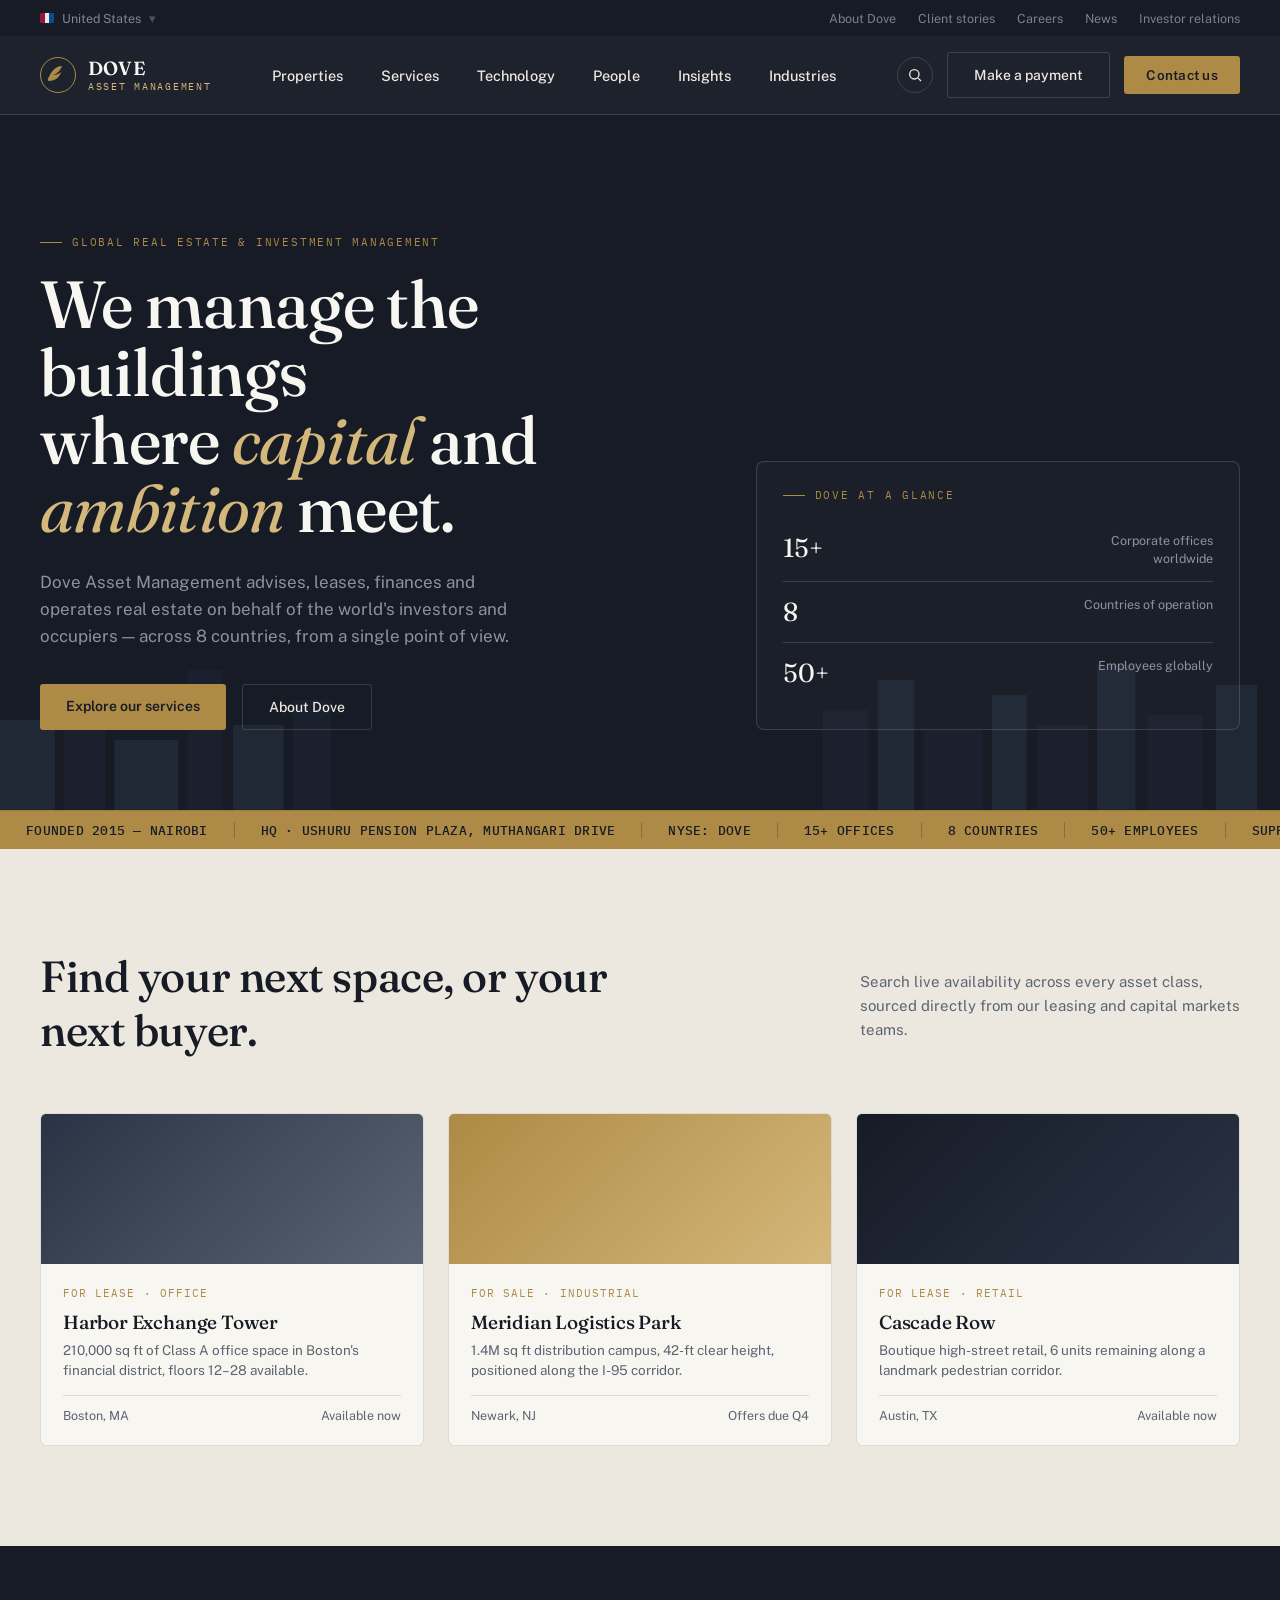
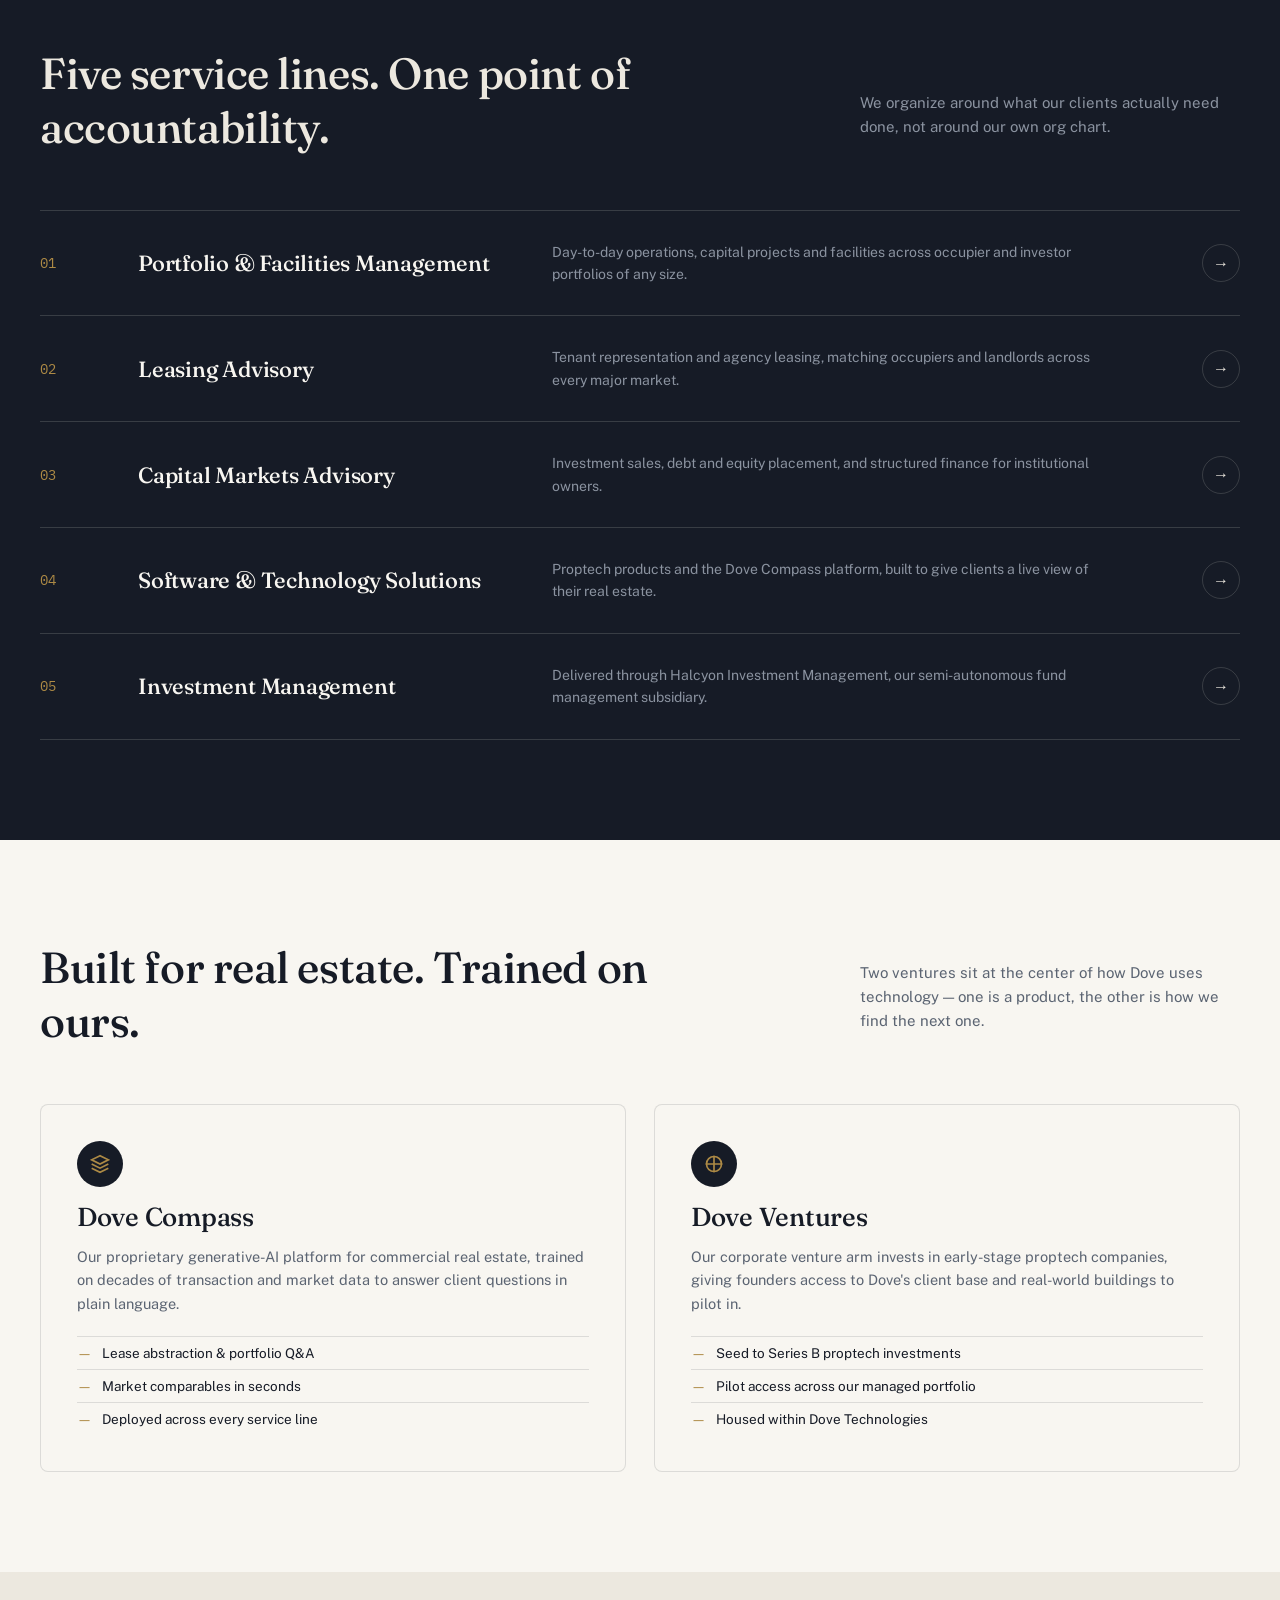
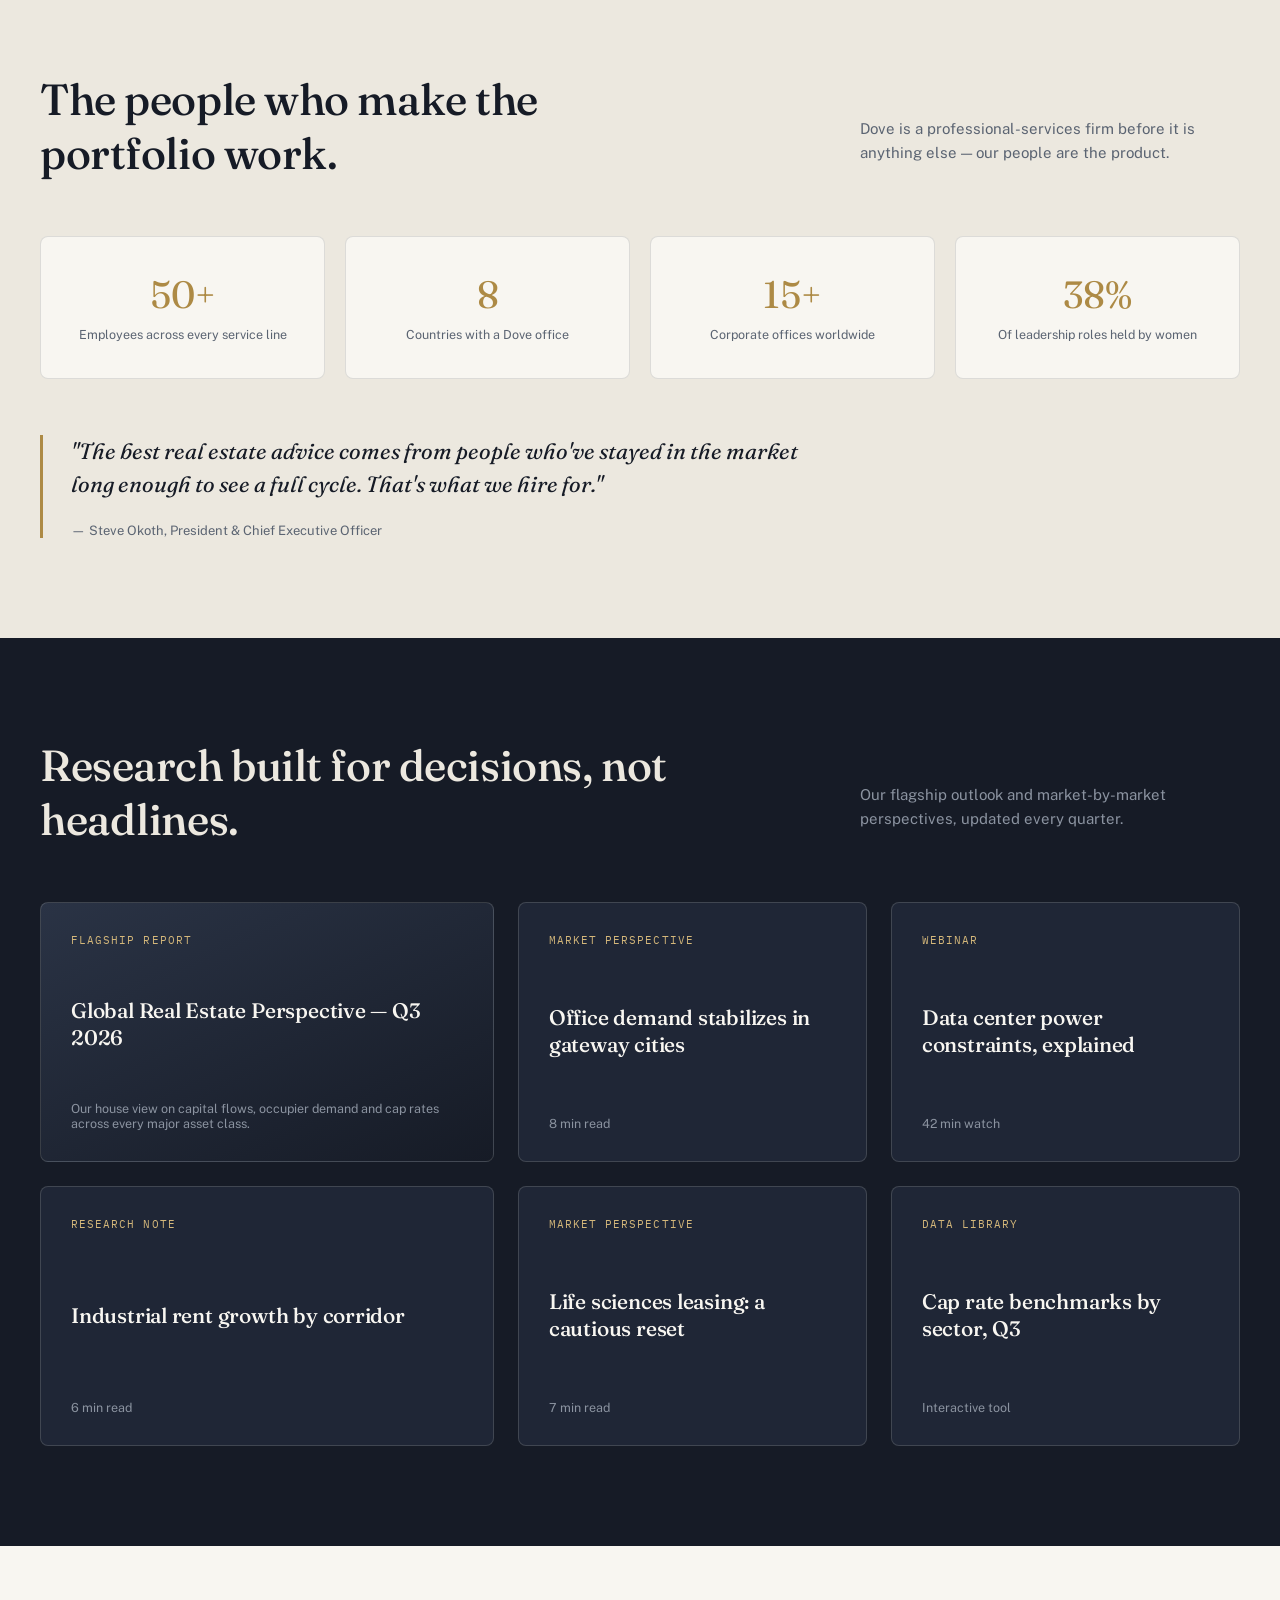
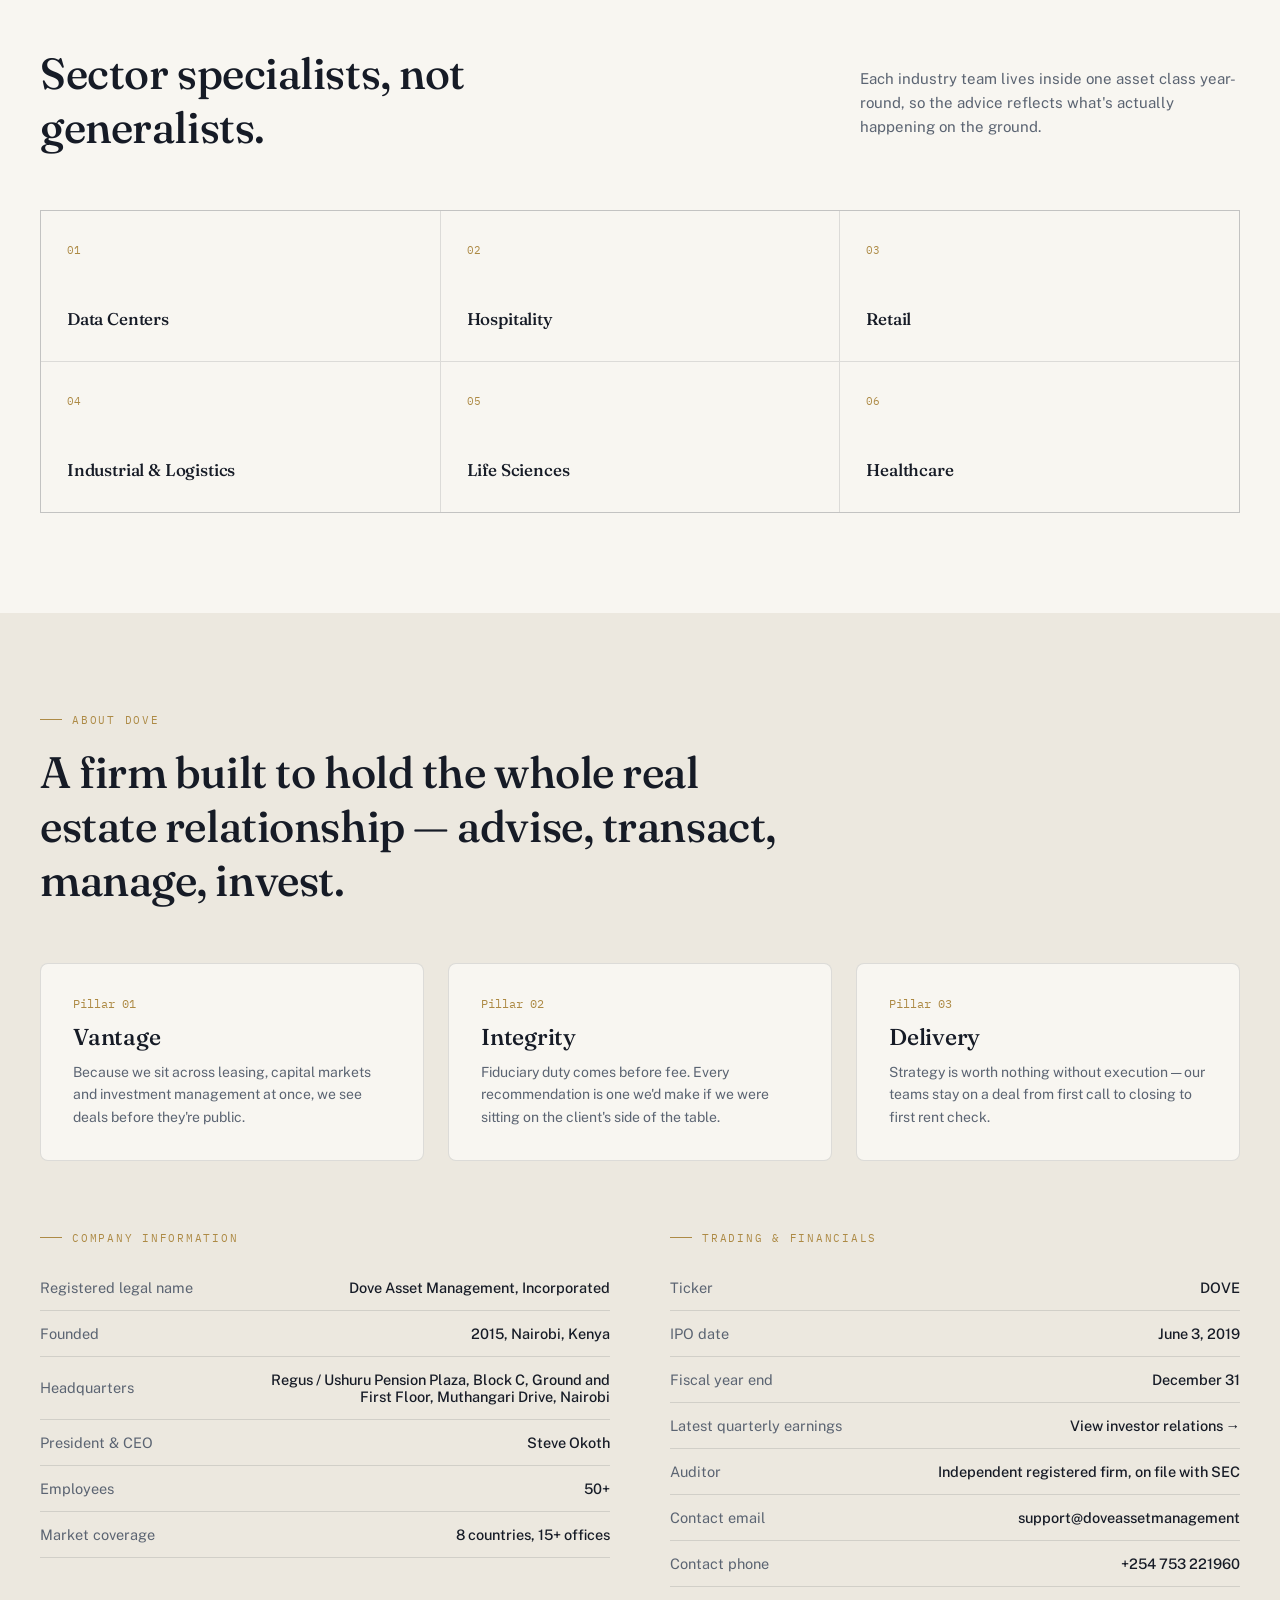
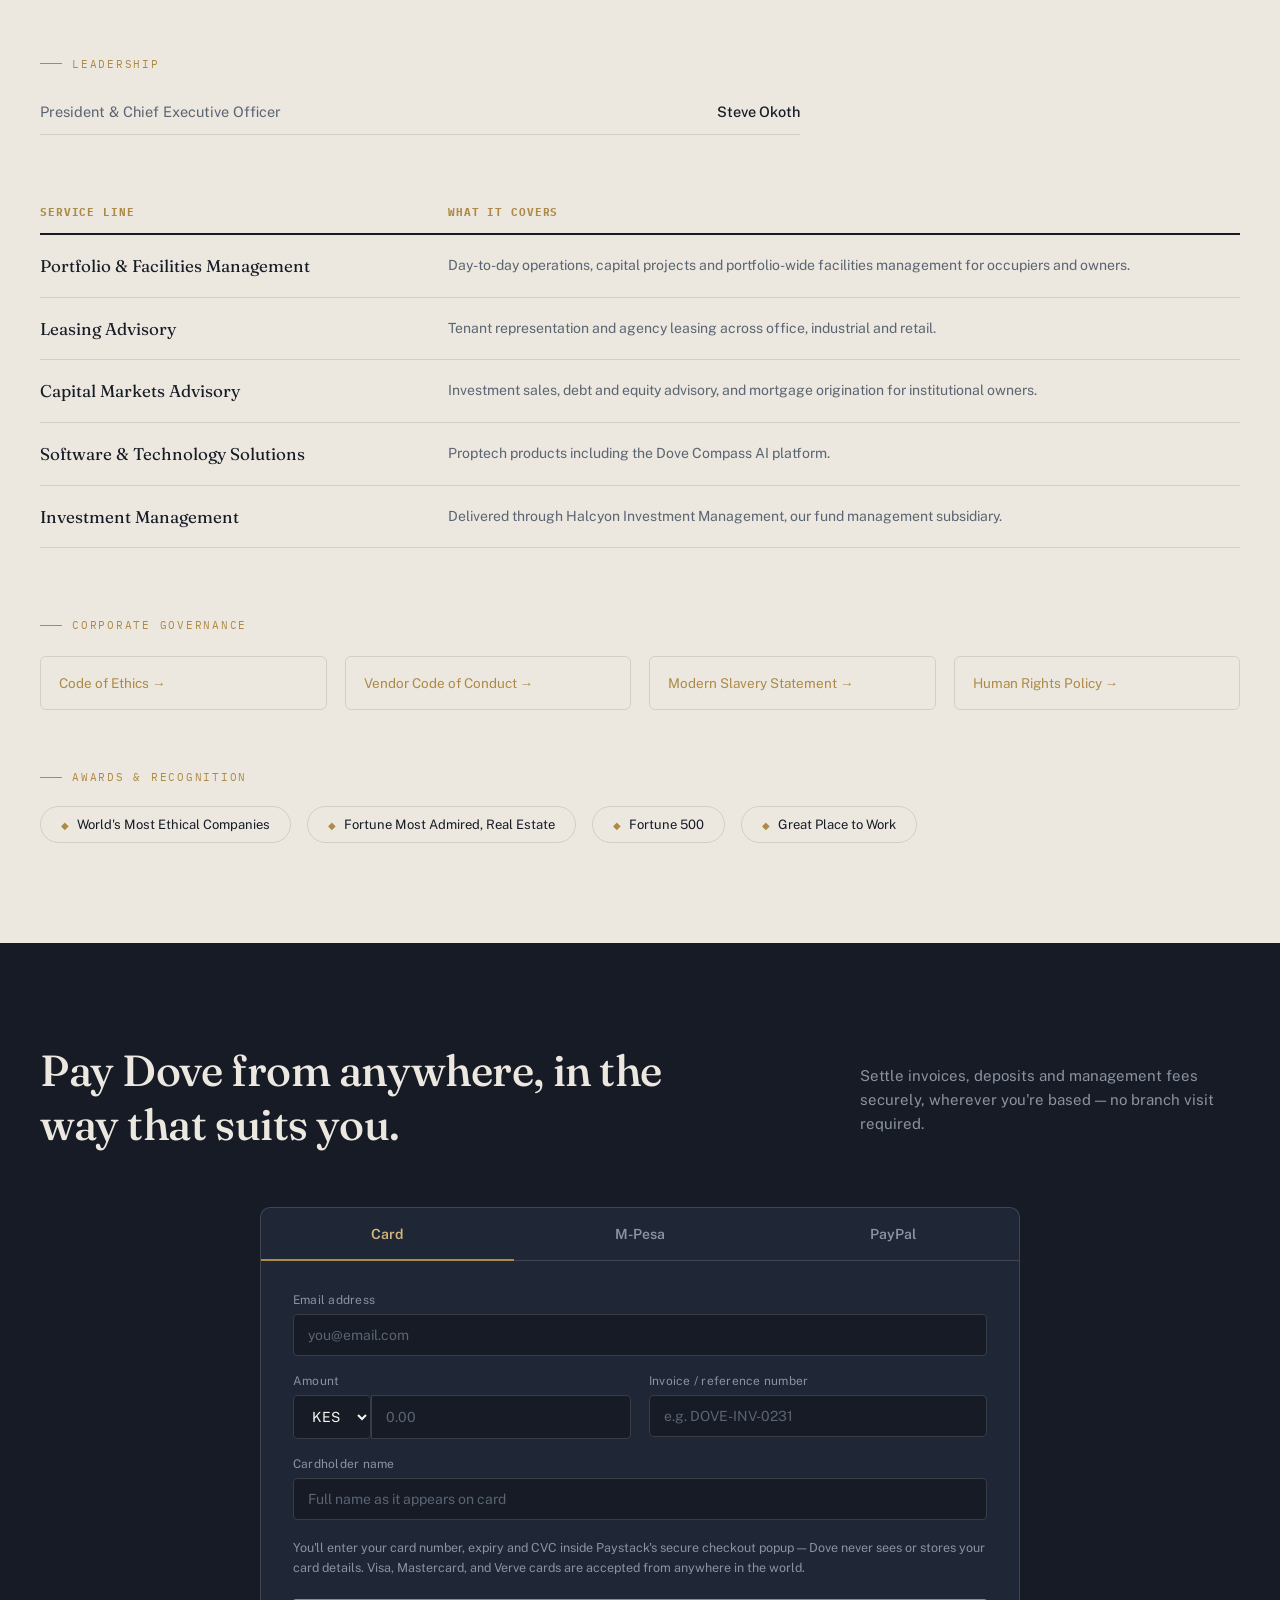
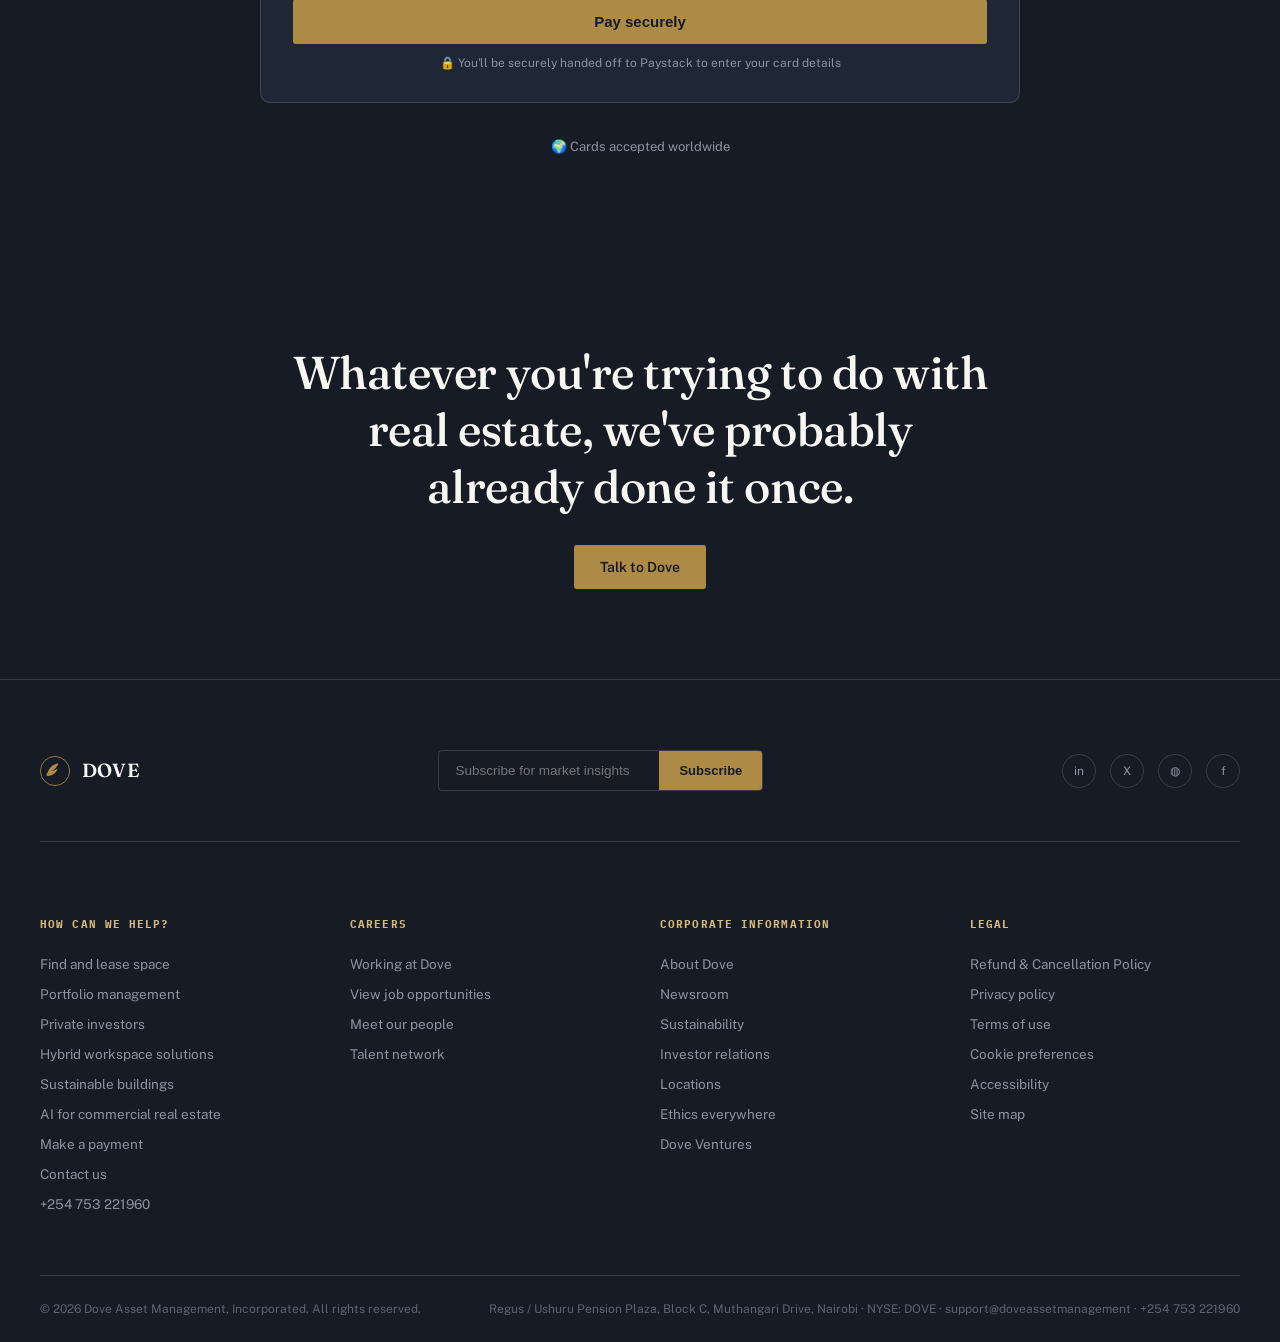
<file: index.html>
<!DOCTYPE html>
<html lang="en">
<head>
<meta charset="UTF-8">
<meta name="viewport" content="width=device-width, initial-scale=1.0">
<title>Dove Asset Management — Global Real Estate &amp; Investment Management</title>
<link rel="preconnect" href="https://fonts.googleapis.com">
<link href="https://fonts.googleapis.com/css2?family=Fraunces:ital,opsz,wght@0,9..144,300;0,9..144,400;0,9..144,500;0,9..144,600;0,9..144,700;1,9..144,400&family=Public+Sans:wght@300;400;500;600;700&family=IBM+Plex+Mono:wght@400;500&display=swap" rel="stylesheet">
<link rel="stylesheet" href="css/style.css">
</head>
<body>

<div class="topbar">
  <div class="wrap">
    <div class="region"><span class="flag"></span> United States <span style="opacity:.5">▾</span></div>
    <div class="topbar-links">
      <a href="#about">About Dove</a>
      <a href="#insights">Client stories</a>
      <a href="#people">Careers</a>
      <a href="#insights">News</a>
      <a href="#about">Investor relations</a>
    </div>
  </div>
</div>

<header class="site" id="siteHeader">
  <div class="wrap nav-row">
    <a href="#home" class="logo">
      <svg width="36" height="36" viewBox="0 0 36 36" fill="none">
        <circle cx="18" cy="18" r="17.5" stroke="#AD8A45"/>
        <path d="M9 20c3-8 9-11 13-11-1 4-5 8-9 9 3 0 6-1 8-3-1 5-6 9-12 9-1 0-2-2 0-4z" fill="#AD8A45"/>
      </svg>
      <span class="logo-text">
        <span class="name">DOVE</span>
        <span class="tag">Asset Management</span>
      </span>
    </a>

    <nav class="main-menu" id="mainNavMenu">
      <div class="item">
        <a href="#properties">Properties</a>
        <div class="mega">
          <div>
            <h5>Find Space</h5>
            <ul>
              <li><a href="#properties">Search listings for lease</a></li>
              <li><a href="#properties">Search listings for sale</a></li>
              <li><a href="#properties">Office space</a></li>
              <li><a href="#properties">Industrial &amp; logistics</a></li>
              <li><a href="#properties">Retail space</a></li>
            </ul>
          </div>
          <div class="promo">
            <div class="eyebrow">Dove Marketplace</div>
            <p>Browse live availability across our markets, updated directly from our leasing teams.</p>
          </div>
        </div>
      </div>

      <div class="item">
        <a href="#services">Services</a>
        <div class="mega">
          <div>
            <h5>Service Lines</h5>
            <ul>
              <li><a href="#services">Portfolio &amp; Facilities Management</a></li>
              <li><a href="#services">Leasing Advisory</a></li>
              <li><a href="#services">Capital Markets Advisory</a></li>
              <li><a href="#services">Software &amp; Technology Solutions</a></li>
              <li><a href="#services">Investment Management</a></li>
            </ul>
          </div>
          <div class="promo">
            <div class="eyebrow">Halcyon IM</div>
            <p>Our institutional investment arm manages real assets on behalf of pension funds, sovereign wealth and endowments.</p>
          </div>
        </div>
      </div>

      <div class="item">
        <a href="#technology">Technology</a>
        <div class="mega">
          <div>
            <h5>Proptech</h5>
            <ul>
              <li><a href="#technology">Dove Compass — AI platform</a></li>
              <li><a href="#technology">Dove Ventures</a></li>
              <li><a href="#technology">Building intelligence tools</a></li>
              <li><a href="#technology">Portfolio analytics</a></li>
            </ul>
          </div>
          <div class="promo">
            <div class="eyebrow">Dove Compass</div>
            <p>A generative-AI platform trained on our transaction history, built to answer real estate questions in seconds.</p>
          </div>
        </div>
      </div>

      <div class="item">
        <a href="#people">People</a>
        <div class="mega">
          <div>
            <h5>Our People</h5>
            <ul>
              <li><a href="#people">Life at Dove</a></li>
              <li><a href="#people">Career stories</a></li>
              <li><a href="#people">Talent network</a></li>
              <li><a href="#people">Leadership</a></li>
            </ul>
          </div>
          <div class="promo">
            <div class="eyebrow">Talent Network</div>
            <p>Join a network of 50+ professionals working across 8 countries.</p>
          </div>
        </div>
      </div>

      <div class="item">
        <a href="#insights">Insights</a>
        <div class="mega">
          <div>
            <h5>Research</h5>
            <ul>
              <li><a href="#insights">Global Real Estate Perspective</a></li>
              <li><a href="#insights">Market perspectives</a></li>
              <li><a href="#insights">Webinars</a></li>
              <li><a href="#insights">Data library</a></li>
            </ul>
          </div>
          <div class="promo">
            <div class="eyebrow">Flagship Report</div>
            <p>Our quarterly outlook on capital flows, occupier demand and pricing across every major asset class.</p>
          </div>
        </div>
      </div>

      <div class="item">
        <a href="#industries">Industries</a>
        <div class="mega">
          <div>
            <h5>Sector Expertise</h5>
            <ul>
              <li><a href="#industries">Data centers</a></li>
              <li><a href="#industries">Hospitality</a></li>
              <li><a href="#industries">Retail</a></li>
              <li><a href="#industries">Industrial</a></li>
              <li><a href="#industries">Life sciences</a></li>
            </ul>
          </div>
          <div class="promo">
            <div class="eyebrow">Sector Desk</div>
            <p>Specialists who live inside one industry, not generalists spread across every asset type.</p>
          </div>
        </div>
      </div>

      <div class="mobile-menu-actions">
        <a href="mailto:support@doveassetmanagement" class="btn-ghost">Contact us</a>
        <a href="tel:+254753221960" class="mobile-phone">+254 753 221960</a>
      </div>
    </nav>

    <div class="nav-actions">
      <button class="icon-btn" aria-label="Search">
        <svg width="16" height="16" viewBox="0 0 24 24" fill="none" stroke="currentColor" stroke-width="2"><circle cx="11" cy="11" r="7"/><line x1="21" y1="21" x2="16.65" y2="16.65"/></svg>
      </button>
      <a href="#payments" class="btn-ghost nav-pay-link">Make a payment</a>
      <a href="mailto:support@doveassetmanagement" class="btn-contact">Contact us</a>
      <button class="burger" aria-label="Menu" aria-expanded="false" aria-controls="mainNavMenu">
        <svg width="24" height="24" viewBox="0 0 24 24" fill="none" stroke="currentColor" stroke-width="2"><line x1="3" y1="6" x2="21" y2="6"/><line x1="3" y1="12" x2="21" y2="12"/><line x1="3" y1="18" x2="21" y2="18"/></svg>
      </button>
    </div>
  </div>
</header>

<!-- ============ HERO ============ -->
<section class="hero" id="home">
  <div class="wrap">
    <div class="hero-grid">
      <div>
        <div class="eyebrow" style="margin-bottom:22px;">Global Real Estate &amp; Investment Management</div>
        <h1>We manage the buildings<br>where <em>capital</em> and<br><em>ambition</em> meet.</h1>
        <p class="lede">Dove Asset Management advises, leases, finances and operates real estate on behalf of the world's investors and occupiers — across 8 countries, from a single point of view.</p>
        <div class="hero-ctas">
          <a href="#services" class="btn-primary">Explore our services</a>
          <a href="#about" class="btn-ghost">About Dove</a>
        </div>
      </div>
      <div class="hero-panel">
        <div class="eyebrow">Dove at a glance</div>
        <div class="hero-stat-row"><span class="num mono">15+</span><span class="lbl">Corporate offices worldwide</span></div>
        <div class="hero-stat-row"><span class="num mono">8</span><span class="lbl">Countries of operation</span></div>
        <div class="hero-stat-row"><span class="num mono">50+</span><span class="lbl">Employees globally</span></div>
      </div>
    </div>
  </div>
  <svg class="skyline" viewBox="0 0 1400 180" preserveAspectRatio="none">
    <rect x="0" y="90" width="60" height="90" fill="#2A3345"/>
    <rect x="70" y="60" width="45" height="120" fill="#1F2636"/>
    <rect x="125" y="110" width="70" height="70" fill="#2A3345"/>
    <rect x="205" y="40" width="38" height="140" fill="#1F2636"/>
    <rect x="255" y="95" width="55" height="85" fill="#2A3345"/>
    <rect x="320" y="70" width="42" height="110" fill="#1F2636"/>
    <rect x="900" y="80" width="50" height="100" fill="#1F2636"/>
    <rect x="960" y="50" width="40" height="130" fill="#2A3345"/>
    <rect x="1010" y="100" width="65" height="80" fill="#1F2636"/>
    <rect x="1085" y="65" width="38" height="115" fill="#2A3345"/>
    <rect x="1135" y="95" width="55" height="85" fill="#1F2636"/>
    <rect x="1200" y="35" width="42" height="145" fill="#2A3345"/>
    <rect x="1255" y="85" width="60" height="95" fill="#1F2636"/>
    <rect x="1330" y="55" width="45" height="125" fill="#2A3345"/>
  </svg>
</section>

<div class="ticker-wrap">
  <div class="ticker">
    <span>FOUNDED 2015 — NAIROBI</span>
    <span>HQ · USHURU PENSION PLAZA, MUTHANGARI DRIVE</span>
    <span>NYSE: DOVE</span>
    <span>15+ OFFICES</span>
    <span>8 COUNTRIES</span>
    <span>50+ EMPLOYEES</span>
    <span>SUPPORT@DOVEASSETMANAGEMENT</span>
    <span>+254 753 221960</span>
    <span>FOUNDED 2015 — NAIROBI</span>
    <span>HQ · USHURU PENSION PLAZA, MUTHANGARI DRIVE</span>
    <span>NYSE: DOVE</span>
    <span>15+ OFFICES</span>
    <span>8 COUNTRIES</span>
    <span>50+ EMPLOYEES</span>
    <span>SUPPORT@DOVEASSETMANAGEMENT</span>
    <span>+254 753 221960</span>
  </div>
</div>

<!-- ============ PROPERTIES ============ -->
<section class="stone" id="properties">
  <div class="wrap">
    <div class="section-head reveal">
      <h2>Find your next space, or your next buyer.</h2>
      <p>Search live availability across every asset class, sourced directly from our leasing and capital markets teams.</p>
    </div>
    <div class="prop-grid">
      <div class="prop-card reveal">
        <div class="prop-thumb"></div>
        <div class="prop-body">
          <div class="prop-tag">For lease · Office</div>
          <h4>Harbor Exchange Tower</h4>
          <p>210,000 sq ft of Class A office space in Boston's financial district, floors 12–28 available.</p>
          <div class="prop-meta"><span>Boston, MA</span><span>Available now</span></div>
        </div>
      </div>
      <div class="prop-card reveal">
        <div class="prop-thumb"></div>
        <div class="prop-body">
          <div class="prop-tag">For sale · Industrial</div>
          <h4>Meridian Logistics Park</h4>
          <p>1.4M sq ft distribution campus, 42-ft clear height, positioned along the I-95 corridor.</p>
          <div class="prop-meta"><span>Newark, NJ</span><span>Offers due Q4</span></div>
        </div>
      </div>
      <div class="prop-card reveal">
        <div class="prop-thumb"></div>
        <div class="prop-body">
          <div class="prop-tag">For lease · Retail</div>
          <h4>Cascade Row</h4>
          <p>Boutique high-street retail, 6 units remaining along a landmark pedestrian corridor.</p>
          <div class="prop-meta"><span>Austin, TX</span><span>Available now</span></div>
        </div>
      </div>
    </div>
  </div>
</section>

<!-- ============ SERVICES ============ -->
<section class="dark" id="services">
  <div class="wrap">
    <div class="section-head reveal">
      <h2>Five service lines. One point of accountability.</h2>
      <p style="color:var(--slate-light);">We organize around what our clients actually need done, not around our own org chart.</p>
    </div>
    <div class="service-list">
      <div class="service-row reveal">
        <span class="idx">01</span>
        <h3>Portfolio &amp; Facilities Management</h3>
        <p>Day-to-day operations, capital projects and facilities across occupier and investor portfolios of any size.</p>
        <span class="arrow">→</span>
      </div>
      <div class="service-row reveal">
        <span class="idx">02</span>
        <h3>Leasing Advisory</h3>
        <p>Tenant representation and agency leasing, matching occupiers and landlords across every major market.</p>
        <span class="arrow">→</span>
      </div>
      <div class="service-row reveal">
        <span class="idx">03</span>
        <h3>Capital Markets Advisory</h3>
        <p>Investment sales, debt and equity placement, and structured finance for institutional owners.</p>
        <span class="arrow">→</span>
      </div>
      <div class="service-row reveal">
        <span class="idx">04</span>
        <h3>Software &amp; Technology Solutions</h3>
        <p>Proptech products and the Dove Compass platform, built to give clients a live view of their real estate.</p>
        <span class="arrow">→</span>
      </div>
      <div class="service-row reveal">
        <span class="idx">05</span>
        <h3>Investment Management</h3>
        <p>Delivered through Halcyon Investment Management, our semi-autonomous fund management subsidiary.</p>
        <span class="arrow">→</span>
      </div>
    </div>
  </div>
</section>

<!-- ============ TECHNOLOGY ============ -->
<section id="technology">
  <div class="wrap">
    <div class="section-head reveal">
      <h2>Built for real estate. Trained on ours.</h2>
      <p>Two ventures sit at the center of how Dove uses technology — one is a product, the other is how we find the next one.</p>
    </div>
    <div class="tech-grid">
      <div class="tech-card reveal">
        <div class="tech-mark"><svg width="20" height="20" viewBox="0 0 24 24" fill="none" stroke="#AD8A45" stroke-width="2"><path d="M12 2L2 7l10 5 10-5-10-5z"/><path d="M2 17l10 5 10-5"/><path d="M2 12l10 5 10-5"/></svg></div>
        <h3>Dove Compass</h3>
        <p>Our proprietary generative-AI platform for commercial real estate, trained on decades of transaction and market data to answer client questions in plain language.</p>
        <ul class="tech-list">
          <li>Lease abstraction &amp; portfolio Q&amp;A</li>
          <li>Market comparables in seconds</li>
          <li>Deployed across every service line</li>
        </ul>
      </div>
      <div class="tech-card reveal">
        <div class="tech-mark"><svg width="20" height="20" viewBox="0 0 24 24" fill="none" stroke="#AD8A45" stroke-width="2"><path d="M12 2v20M2 12h20"/><circle cx="12" cy="12" r="9"/></svg></div>
        <h3>Dove Ventures</h3>
        <p>Our corporate venture arm invests in early-stage proptech companies, giving founders access to Dove's client base and real-world buildings to pilot in.</p>
        <ul class="tech-list">
          <li>Seed to Series B proptech investments</li>
          <li>Pilot access across our managed portfolio</li>
          <li>Housed within Dove Technologies</li>
        </ul>
      </div>
    </div>
  </div>
</section>

<!-- ============ PEOPLE ============ -->
<section class="stone" id="people">
  <div class="wrap">
    <div class="section-head reveal">
      <h2>The people who make the portfolio work.</h2>
      <p>Dove is a professional-services firm before it is anything else — our people are the product.</p>
    </div>
    <div class="people-grid">
      <div class="people-stat reveal"><div class="n mono">50+</div><div class="l">Employees across every service line</div></div>
      <div class="people-stat reveal"><div class="n mono">8</div><div class="l">Countries with a Dove office</div></div>
      <div class="people-stat reveal"><div class="n mono">15+</div><div class="l">Corporate offices worldwide</div></div>
      <div class="people-stat reveal"><div class="n mono">38%</div><div class="l">Of leadership roles held by women</div></div>
    </div>
    <div class="people-quote reveal">
      <p>"The best real estate advice comes from people who've stayed in the market long enough to see a full cycle. That's what we hire for."</p>
      <span>— Steve Okoth, President &amp; Chief Executive Officer</span>
    </div>
  </div>
</section>

<!-- ============ INSIGHTS ============ -->
<section class="dark" id="insights">
  <div class="wrap">
    <div class="section-head reveal">
      <h2>Research built for decisions, not headlines.</h2>
      <p style="color:var(--slate-light);">Our flagship outlook and market-by-market perspectives, updated every quarter.</p>
    </div>
    <div class="insight-grid">
      <div class="insight-card feature reveal">
        <div class="type">Flagship Report</div>
        <h4>Global Real Estate Perspective — Q3 2026</h4>
        <div class="rd">Our house view on capital flows, occupier demand and cap rates across every major asset class.</div>
      </div>
      <div class="insight-card reveal">
        <div class="type">Market Perspective</div>
        <h4>Office demand stabilizes in gateway cities</h4>
        <div class="rd">8 min read</div>
      </div>
      <div class="insight-card reveal">
        <div class="type">Webinar</div>
        <h4>Data center power constraints, explained</h4>
        <div class="rd">42 min watch</div>
      </div>
      <div class="insight-card reveal">
        <div class="type">Research Note</div>
        <h4>Industrial rent growth by corridor</h4>
        <div class="rd">6 min read</div>
      </div>
      <div class="insight-card reveal">
        <div class="type">Market Perspective</div>
        <h4>Life sciences leasing: a cautious reset</h4>
        <div class="rd">7 min read</div>
      </div>
      <div class="insight-card reveal">
        <div class="type">Data Library</div>
        <h4>Cap rate benchmarks by sector, Q3</h4>
        <div class="rd">Interactive tool</div>
      </div>
    </div>
  </div>
</section>

<!-- ============ INDUSTRIES ============ -->
<section id="industries">
  <div class="wrap">
    <div class="section-head reveal">
      <h2>Sector specialists, not generalists.</h2>
      <p>Each industry team lives inside one asset class year-round, so the advice reflects what's actually happening on the ground.</p>
    </div>
    <div class="ind-grid">
      <div class="ind-card reveal"><span class="n">01</span><h4>Data Centers</h4></div>
      <div class="ind-card reveal"><span class="n">02</span><h4>Hospitality</h4></div>
      <div class="ind-card reveal"><span class="n">03</span><h4>Retail</h4></div>
      <div class="ind-card reveal"><span class="n">04</span><h4>Industrial &amp; Logistics</h4></div>
      <div class="ind-card reveal"><span class="n">05</span><h4>Life Sciences</h4></div>
      <div class="ind-card reveal"><span class="n">06</span><h4>Healthcare</h4></div>
    </div>
  </div>
</section>

<!-- ============ ABOUT ============ -->
<section class="stone" id="about">
  <div class="wrap">
    <div class="eyebrow reveal" style="margin-bottom:18px;">About Dove</div>
    <h2 class="reveal" style="font-size:clamp(28px,3.6vw,44px);max-width:760px;margin-bottom:56px;">A firm built to hold the whole real estate relationship — advise, transact, manage, invest.</h2>

    <div class="pillars">
      <div class="pillar reveal">
        <div class="pn mono">Pillar 01</div>
        <h3>Vantage</h3>
        <p>Because we sit across leasing, capital markets and investment management at once, we see deals before they're public.</p>
      </div>
      <div class="pillar reveal">
        <div class="pn mono">Pillar 02</div>
        <h3>Integrity</h3>
        <p>Fiduciary duty comes before fee. Every recommendation is one we'd make if we were sitting on the client's side of the table.</p>
      </div>
      <div class="pillar reveal">
        <div class="pn mono">Pillar 03</div>
        <h3>Delivery</h3>
        <p>Strategy is worth nothing without execution — our teams stay on a deal from first call to closing to first rent check.</p>
      </div>
    </div>

    <div class="about-cols">
      <div class="reveal">
        <div class="eyebrow" style="margin-bottom:20px;">Company Information</div>
        <table class="info-table">
          <tr><td>Registered legal name</td><td>Dove Asset Management, Incorporated</td></tr>
          <tr><td>Founded</td><td>2015, Nairobi, Kenya</td></tr>
          <tr><td>Headquarters</td><td>Regus / Ushuru Pension Plaza, Block C, Ground and First Floor, Muthangari Drive, Nairobi</td></tr>
          <tr><td>President &amp; CEO</td><td>Steve Okoth</td></tr>
          <tr><td>Employees</td><td>50+</td></tr>
          <tr><td>Market coverage</td><td>8 countries, 15+ offices</td></tr>
        </table>
      </div>
      <div class="reveal">
        <div class="eyebrow" style="margin-bottom:20px;">Trading &amp; Financials</div>
        <table class="info-table">
          <tr><td>Ticker</td><td>DOVE</td></tr>
          <tr><td>IPO date</td><td>June 3, 2019</td></tr>
          <tr><td>Fiscal year end</td><td>December 31</td></tr>
          <tr><td>Latest quarterly earnings</td><td>View investor relations →</td></tr>
          <tr><td>Auditor</td><td>Independent registered firm, on file with SEC</td></tr>
          <tr><td>Contact email</td><td>support@doveassetmanagement</td></tr>
          <tr><td>Contact phone</td><td>+254 753 221960</td></tr>
        </table>
      </div>
    </div>

    <div class="reveal" style="margin-top:70px;">
      <div class="eyebrow" style="margin-bottom:18px;">Leadership</div>
      <table class="info-table" style="max-width:760px;">
        <tr><td>President &amp; Chief Executive Officer</td><td>Steve Okoth</td></tr>
      </table>
    </div>

    <table class="svc-table reveal">
      <tr><th>Service Line</th><th>What it covers</th></tr>
      <tr><td>Portfolio &amp; Facilities Management</td><td>Day-to-day operations, capital projects and portfolio-wide facilities management for occupiers and owners.</td></tr>
      <tr><td>Leasing Advisory</td><td>Tenant representation and agency leasing across office, industrial and retail.</td></tr>
      <tr><td>Capital Markets Advisory</td><td>Investment sales, debt and equity advisory, and mortgage origination for institutional owners.</td></tr>
      <tr><td>Software &amp; Technology Solutions</td><td>Proptech products including the Dove Compass AI platform.</td></tr>
      <tr><td>Investment Management</td><td>Delivered through Halcyon Investment Management, our fund management subsidiary.</td></tr>
    </table>

    <div class="reveal" style="margin-top:70px;">
      <div class="eyebrow" style="margin-bottom:18px;">Corporate Governance</div>
      <div class="gov-grid">
        <div class="gov-item"><a href="#">Code of Ethics →</a></div>
        <div class="gov-item"><a href="#">Vendor Code of Conduct →</a></div>
        <div class="gov-item"><a href="#">Modern Slavery Statement →</a></div>
        <div class="gov-item"><a href="#">Human Rights Policy →</a></div>
      </div>
    </div>

    <div class="reveal" style="margin-top:60px;">
      <div class="eyebrow" style="margin-bottom:18px;">Awards &amp; Recognition</div>
      <div class="awards-row">
        <div class="award-chip">World's Most Ethical Companies</div>
        <div class="award-chip">Fortune Most Admired, Real Estate</div>
        <div class="award-chip">Fortune 500</div>
        <div class="award-chip">Great Place to Work</div>
      </div>
    </div>
  </div>
</section>

<!-- ============ PAYMENTS ============ -->
<!-- DEVELOPER NOTE: Bank Transfer tab was removed at the client's request
     (Sept 2026) for privacy reasons. Card and M-Pesa are live via Paystack's
     Inline checkout in js/script.js (PAYSTACK_PUBLIC_KEY is set to the live
     key). PayPal is still a placeholder. See README.md for details. -->
<section class="dark" id="payments">
  <div class="wrap">
    <div class="section-head reveal">
      <h2>Pay Dove from anywhere, in the way that suits you.</h2>
      <p style="color:var(--slate-light);">Settle invoices, deposits and management fees securely, wherever you're based — no branch visit required.</p>
    </div>

    <div class="pay-card reveal">
      <div class="pay-tabs" role="tablist">
        <button class="pay-tab active" data-tab="card" role="tab" aria-selected="true">Card</button>
        <button class="pay-tab" data-tab="mpesa" role="tab" aria-selected="false">M-Pesa</button>
        <button class="pay-tab" data-tab="paypal" role="tab" aria-selected="false">PayPal</button>
      </div>

      <div class="pay-panels">

        <!-- CARD -->
        <div class="pay-panel active" data-panel="card">
          <div class="pay-grid">
            <div class="pay-field full">
              <label>Email address</label>
              <input type="email" id="cardEmail" placeholder="you@email.com" required>
            </div>
            <div class="pay-field">
              <label>Amount</label>
              <div class="pay-amount">
                <select class="pay-currency" id="cardCurrency">
                  <option value="KES">KES</option>
                  <option value="USD">USD</option>
                </select>
                <input type="text" inputmode="decimal" id="cardAmount" placeholder="0.00">
              </div>
            </div>
            <div class="pay-field">
              <label>Invoice / reference number</label>
              <input type="text" id="cardRef" placeholder="e.g. DOVE-INV-0231">
            </div>
            <div class="pay-field full">
              <label>Cardholder name</label>
              <input type="text" id="cardName" placeholder="Full name as it appears on card">
            </div>
          </div>
          <p class="pay-note">You'll enter your card number, expiry and CVC inside Paystack's secure checkout popup — Dove never sees or stores your card details. Visa, Mastercard, and Verve cards are accepted from anywhere in the world.</p>
          <button class="btn-primary pay-submit" type="button" id="paystackCardBtn">Pay securely</button>
          <div class="pay-secured-by">🔒 You'll be securely handed off to Paystack to enter your card details</div>
        </div>

        <!-- MPESA -->
        <div class="pay-panel" data-panel="mpesa">
          <div class="mpesa-steps">
            <div class="mpesa-step"><span>1</span>Enter your details below and tap <strong>Send M-Pesa prompt</strong></div>
            <div class="mpesa-step"><span>2</span>Check your phone for the STK push prompt from Paystack</div>
            <div class="mpesa-step"><span>3</span>Confirm with your M-Pesa PIN — no need to dial any menu yourself</div>
          </div>
          <div class="pay-grid" style="margin-top:22px;">
            <div class="pay-field full">
              <label>Email address</label>
              <input type="email" id="mpesaEmail" placeholder="you@email.com" required>
            </div>
            <div class="pay-field">
              <label>M-Pesa phone number</label>
              <input type="tel" id="mpesaPhone" placeholder="07XX XXX XXX">
            </div>
            <div class="pay-field">
              <label>Amount (KES)</label>
              <input type="text" inputmode="decimal" id="mpesaAmount" placeholder="0.00">
            </div>
            <div class="pay-field full">
              <label>Invoice / reference number</label>
              <input type="text" id="mpesaRef" placeholder="e.g. DOVE-INV-0231">
            </div>
          </div>
          <p class="pay-note">Processed through Paystack — Dove doesn't see or store your M-Pesa PIN. You'll see a Paystack-linked shortcode on the prompt, not a Dove paybill number; that's expected.</p>
          <button class="btn-primary pay-submit" type="button" id="paystackMpesaBtn">Send M-Pesa prompt</button>
          <div class="pay-secured-by">🔒 Securely processed by Paystack</div>
        </div>

        <!-- PAYPAL -->
        <div class="pay-panel" data-panel="paypal">
          <div class="paypal-box">
            <div class="paypal-mark">PayPal</div>
            <p>Pay from your PayPal balance, linked bank account, or card — ideal for clients outside East Africa. You'll be redirected to PayPal to complete payment securely, then returned to Dove.</p>
            <div class="pay-grid">
              <div class="pay-field">
                <label>Amount</label>
                <div class="pay-amount">
                  <select class="pay-currency"><option>USD</option><option>EUR</option><option>GBP</option></select>
                  <input type="text" inputmode="decimal" placeholder="0.00">
                </div>
              </div>
              <div class="pay-field">
                <label>Invoice / reference number</label>
                <input type="text" placeholder="e.g. DOVE-INV-0231">
              </div>
            </div>
            <button class="btn-primary pay-submit" type="button">Continue to PayPal</button>
          </div>
        </div>

      </div>
    </div>

    <div class="pay-trust reveal">
      <div class="pay-trust-item">🌍 Cards accepted worldwide</div>
    </div>
  </div>
</section>

<!-- ============ CTA ============ -->
<div class="cta-band">
  <div class="wrap">
    <h2>Whatever you're trying to do with real estate, we've probably already done it once.</h2>
    <a href="#" class="btn-primary">Talk to Dove</a>
  </div>
</div>

<!-- ============ FOOTER ============ -->
<footer>
  <div class="wrap">
    <div class="footer-top">
      <div class="logo">
        <svg width="30" height="30" viewBox="0 0 36 36" fill="none">
          <circle cx="18" cy="18" r="17.5" stroke="#AD8A45"/>
          <path d="M9 20c3-8 9-11 13-11-1 4-5 8-9 9 3 0 6-1 8-3-1 5-6 9-12 9-1 0-2-2 0-4z" fill="#AD8A45"/>
        </svg>
        <span class="logo-text"><span class="name" style="color:var(--paper);">DOVE</span></span>
      </div>
      <div class="newsletter">
        <input type="email" placeholder="Subscribe for market insights">
        <button>Subscribe</button>
      </div>
      <div class="social">
        <a href="#" aria-label="LinkedIn">in</a>
        <a href="#" aria-label="X">X</a>
        <a href="#" aria-label="Instagram">◍</a>
        <a href="#" aria-label="Facebook">f</a>
      </div>
    </div>

    <div class="footer-clusters">
      <div>
        <h5>How Can We Help?</h5>
        <ul>
          <li><a href="#properties">Find and lease space</a></li>
          <li><a href="#services">Portfolio management</a></li>
          <li><a href="#services">Private investors</a></li>
          <li><a href="#services">Hybrid workspace solutions</a></li>
          <li><a href="#industries">Sustainable buildings</a></li>
          <li><a href="#technology">AI for commercial real estate</a></li>
          <li><a href="#payments">Make a payment</a></li>
          <li><a href="mailto:support@doveassetmanagement">Contact us</a></li>
          <li><a href="tel:+254753221960">+254 753 221960</a></li>
        </ul>
      </div>
      <div>
        <h5>Careers</h5>
        <ul>
          <li><a href="#people">Working at Dove</a></li>
          <li><a href="#">View job opportunities</a></li>
          <li><a href="#people">Meet our people</a></li>
          <li><a href="#people">Talent network</a></li>
        </ul>
      </div>
      <div>
        <h5>Corporate Information</h5>
        <ul>
          <li><a href="#about">About Dove</a></li>
          <li><a href="#insights">Newsroom</a></li>
          <li><a href="#industries">Sustainability</a></li>
          <li><a href="#about">Investor relations</a></li>
          <li><a href="#">Locations</a></li>
          <li><a href="#about">Ethics everywhere</a></li>
          <li><a href="#technology">Dove Ventures</a></li>
        </ul>
      </div>
      <div>
        <h5>Legal</h5>
        <ul>
          <li><a href="refund-policy.html">Refund &amp; Cancellation Policy</a></li>
          <li><a href="#">Privacy policy</a></li>
          <li><a href="#">Terms of use</a></li>
          <li><a href="#">Cookie preferences</a></li>
          <li><a href="#">Accessibility</a></li>
          <li><a href="#">Site map</a></li>
        </ul>
      </div>
    </div>

    <div class="legal-strip">
      <span>© 2026 Dove Asset Management, Incorporated. All rights reserved.</span>
      <span>Regus / Ushuru Pension Plaza, Block C, Muthangari Drive, Nairobi · NYSE: DOVE · support@doveassetmanagement · +254 753 221960</span>
    </div>
  </div>
</footer>

<!-- Paystack Inline checkout — official library, loaded from Paystack's own CDN.
     Only ever pass your PUBLIC key to this library (see js/script.js). -->
<script src="https://js.paystack.co/v1/inline.js"></script>
<script src="js/script.js"></script>

</body>
</html>
</file>
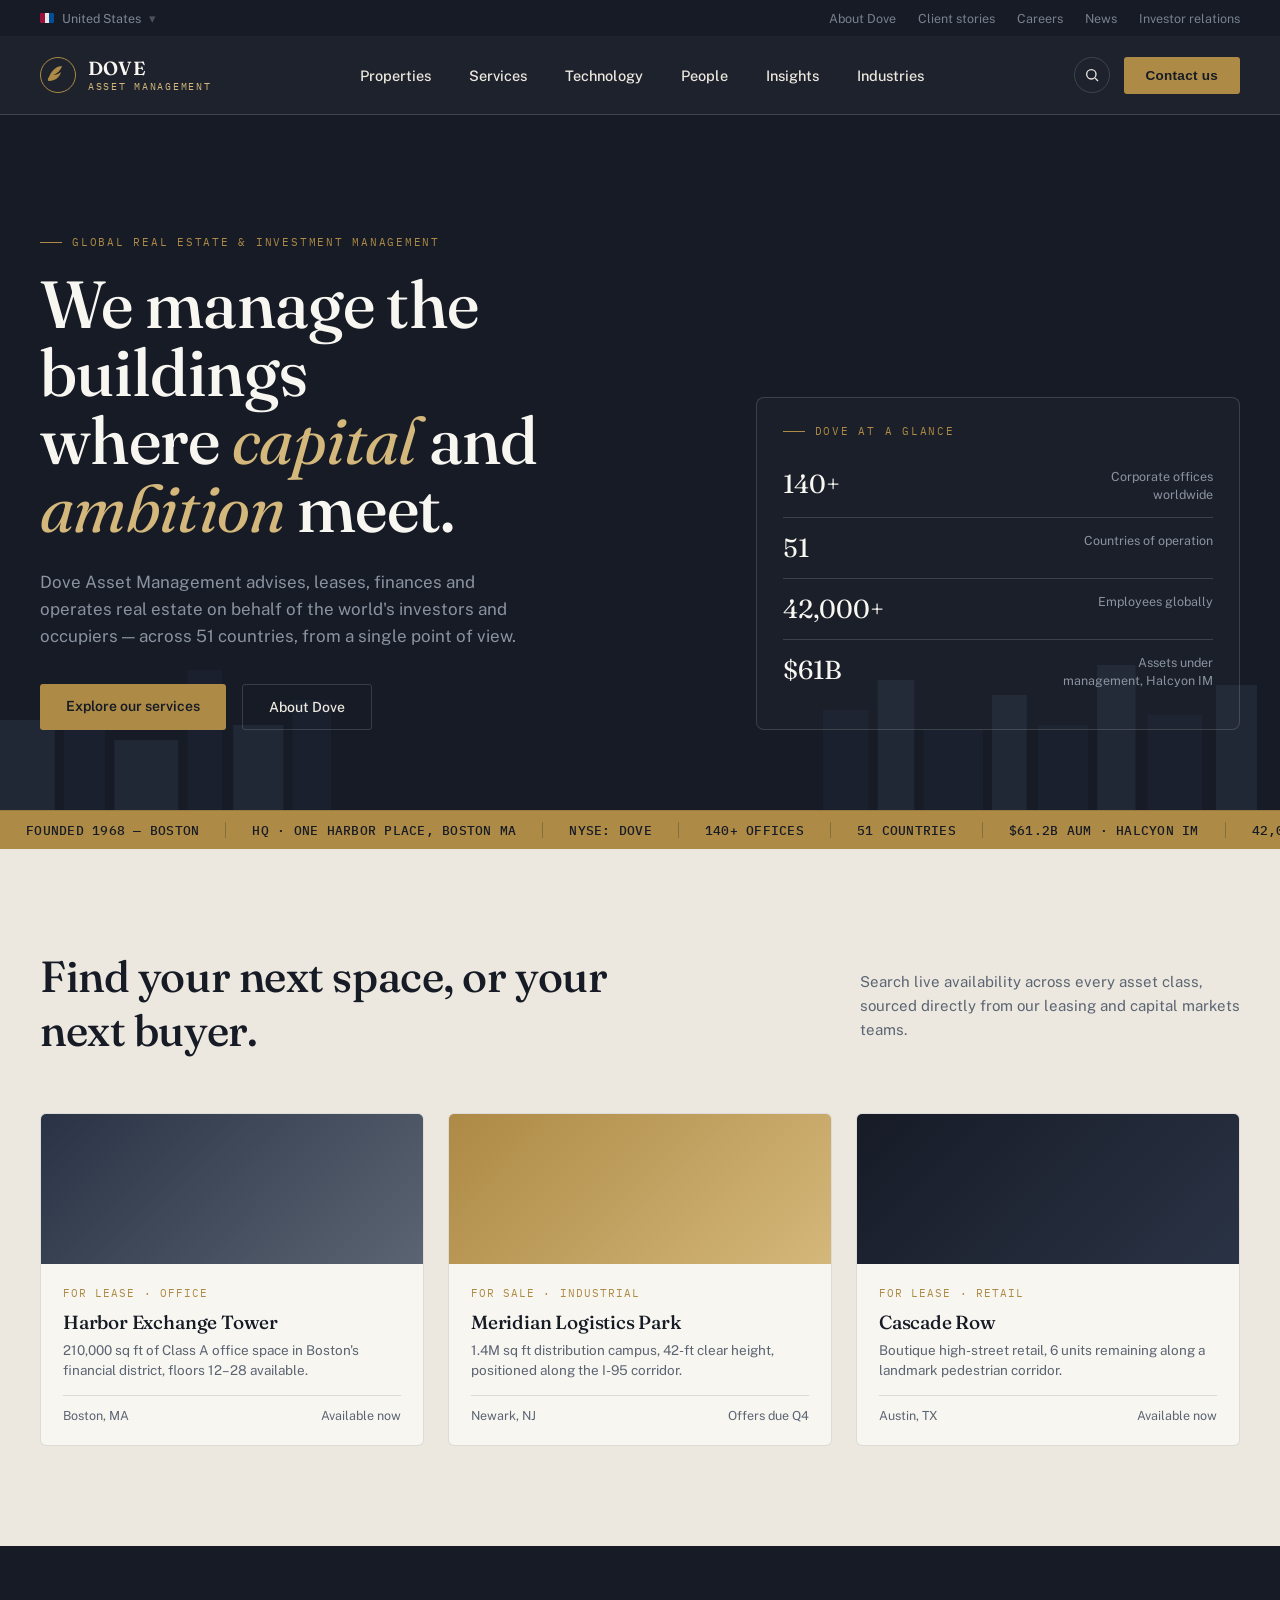
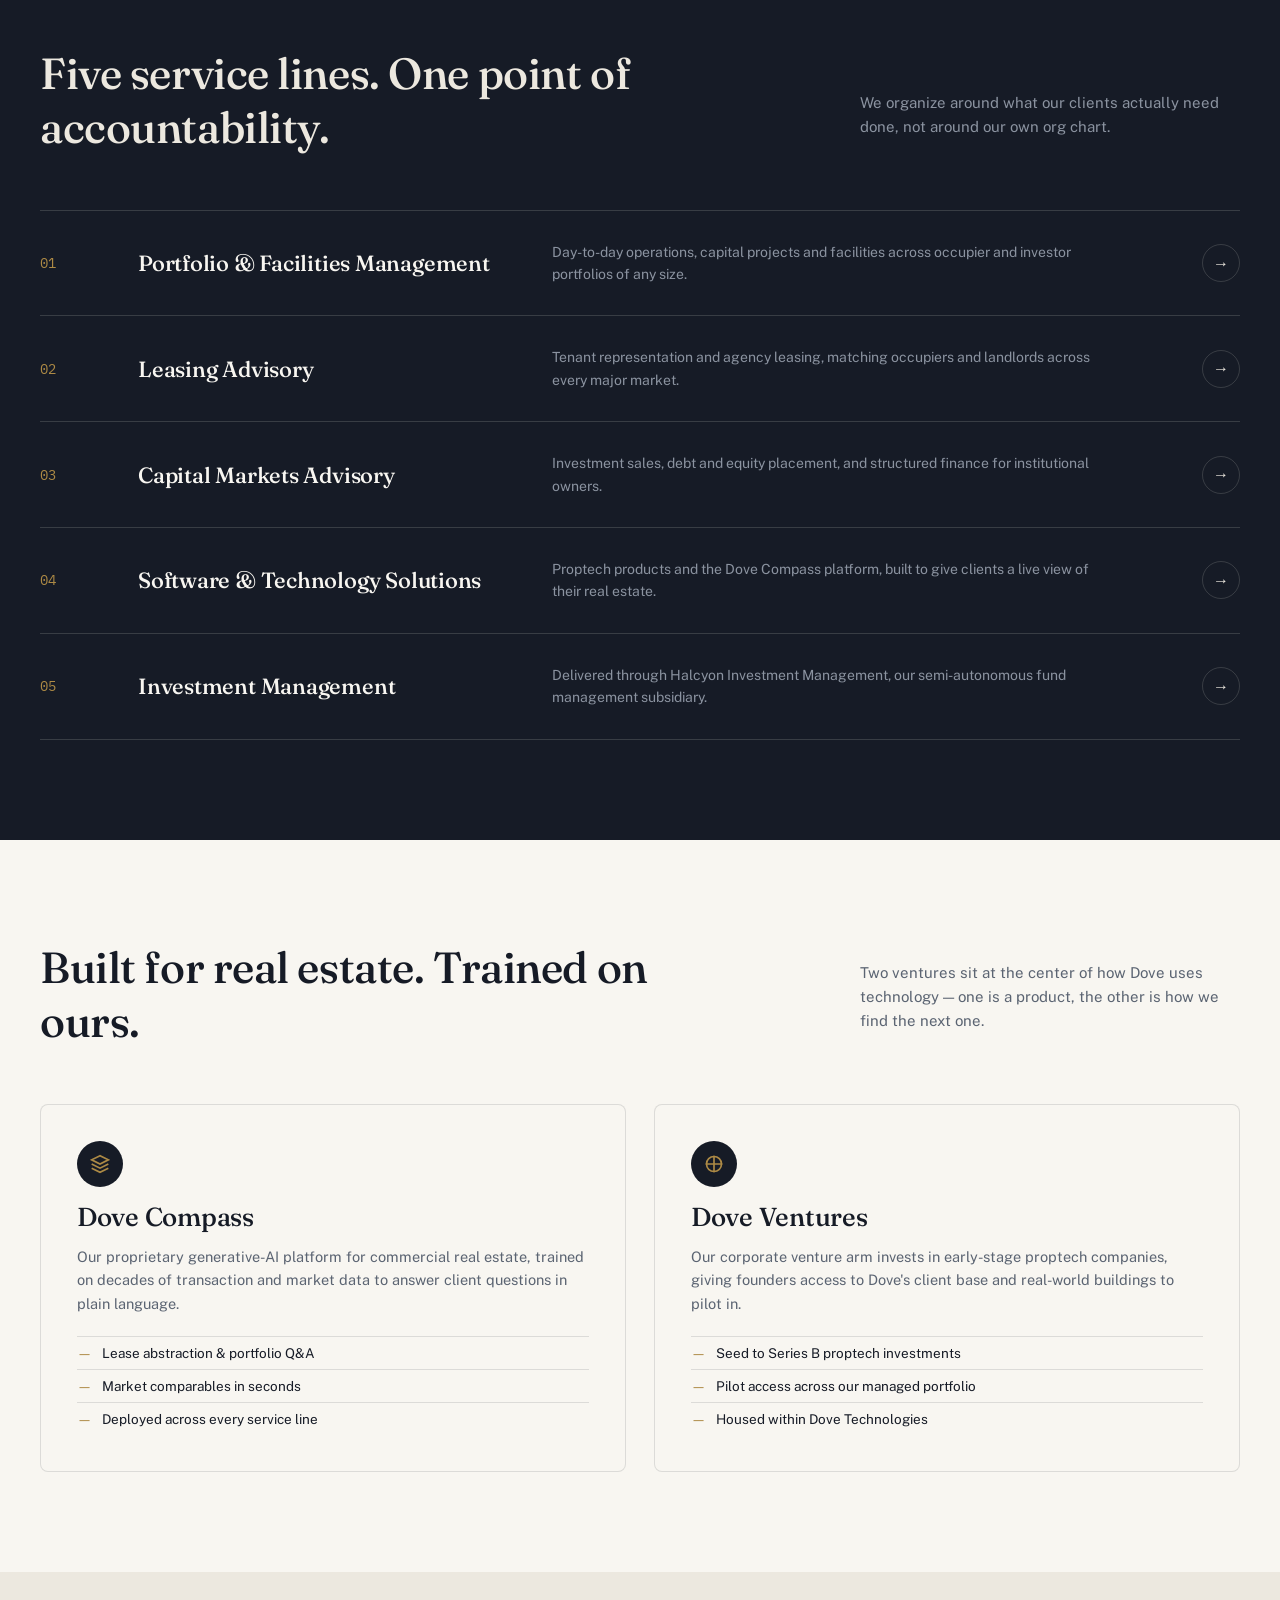
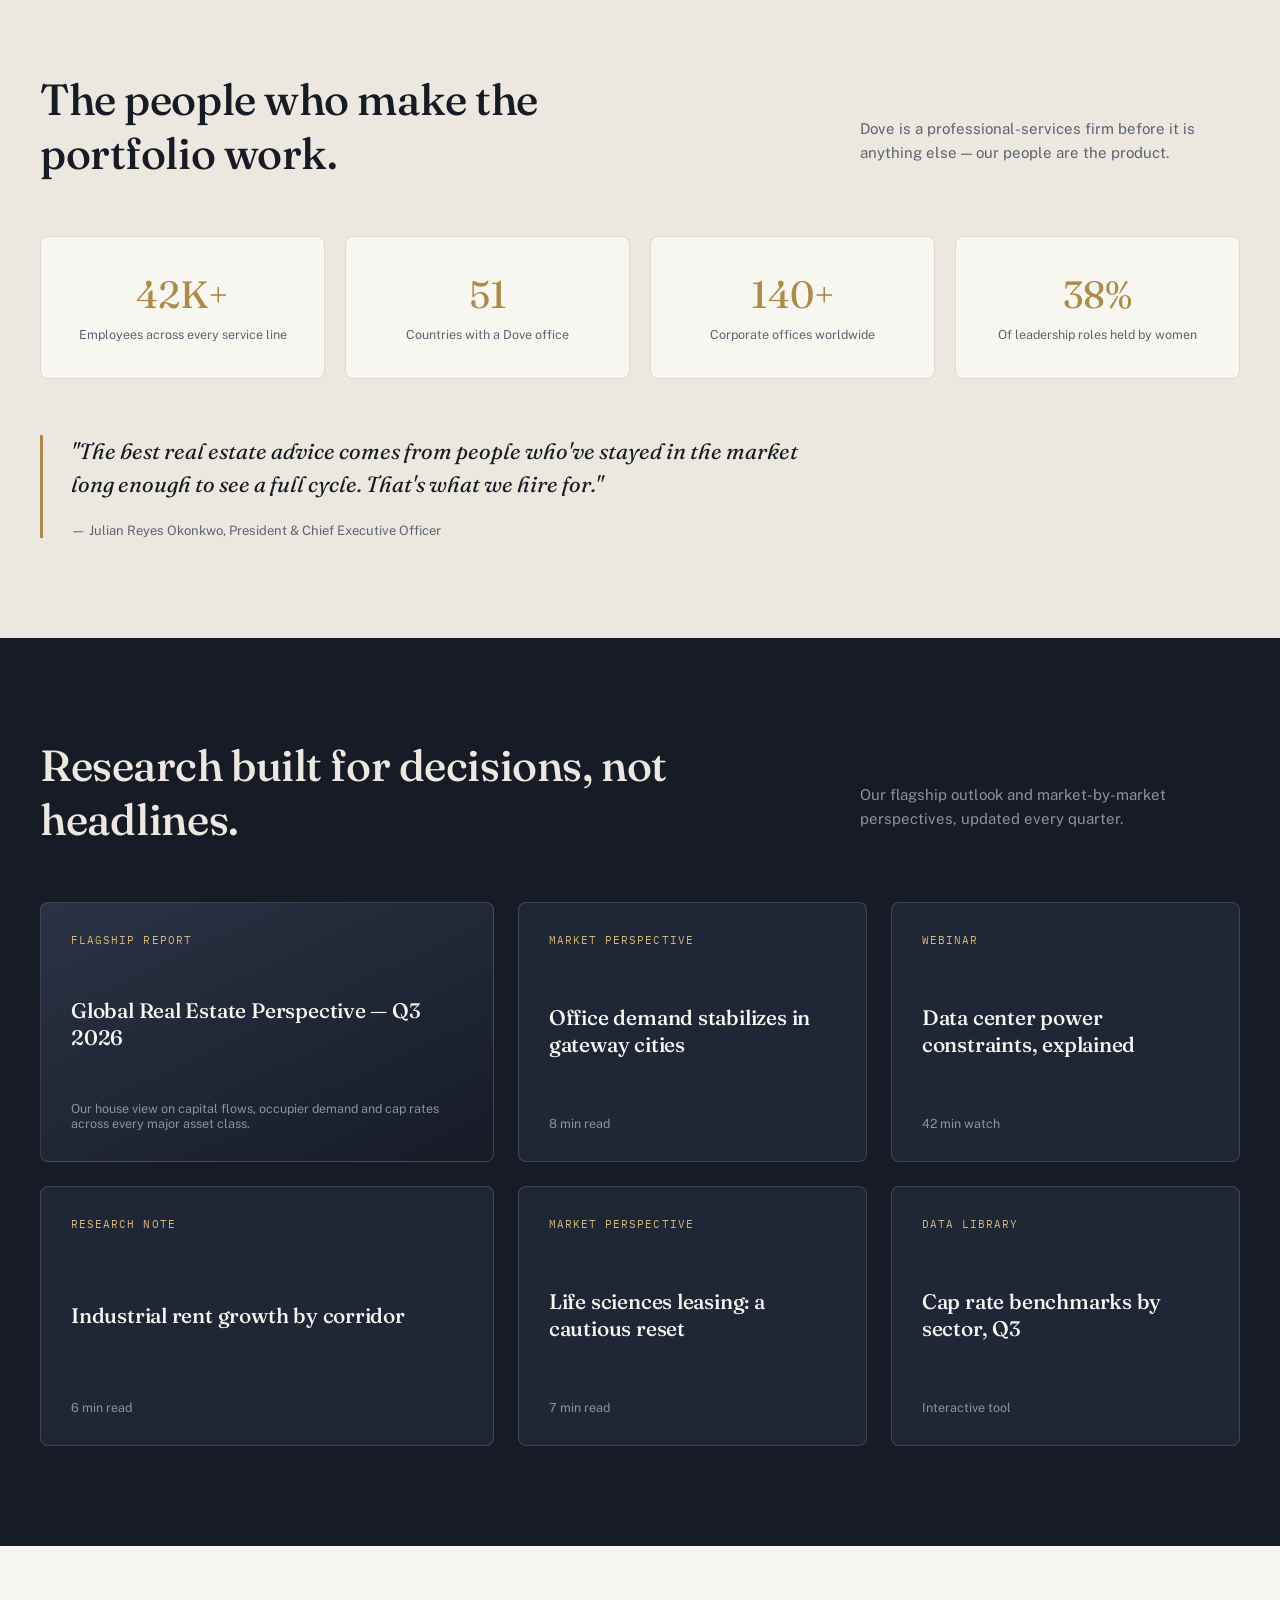
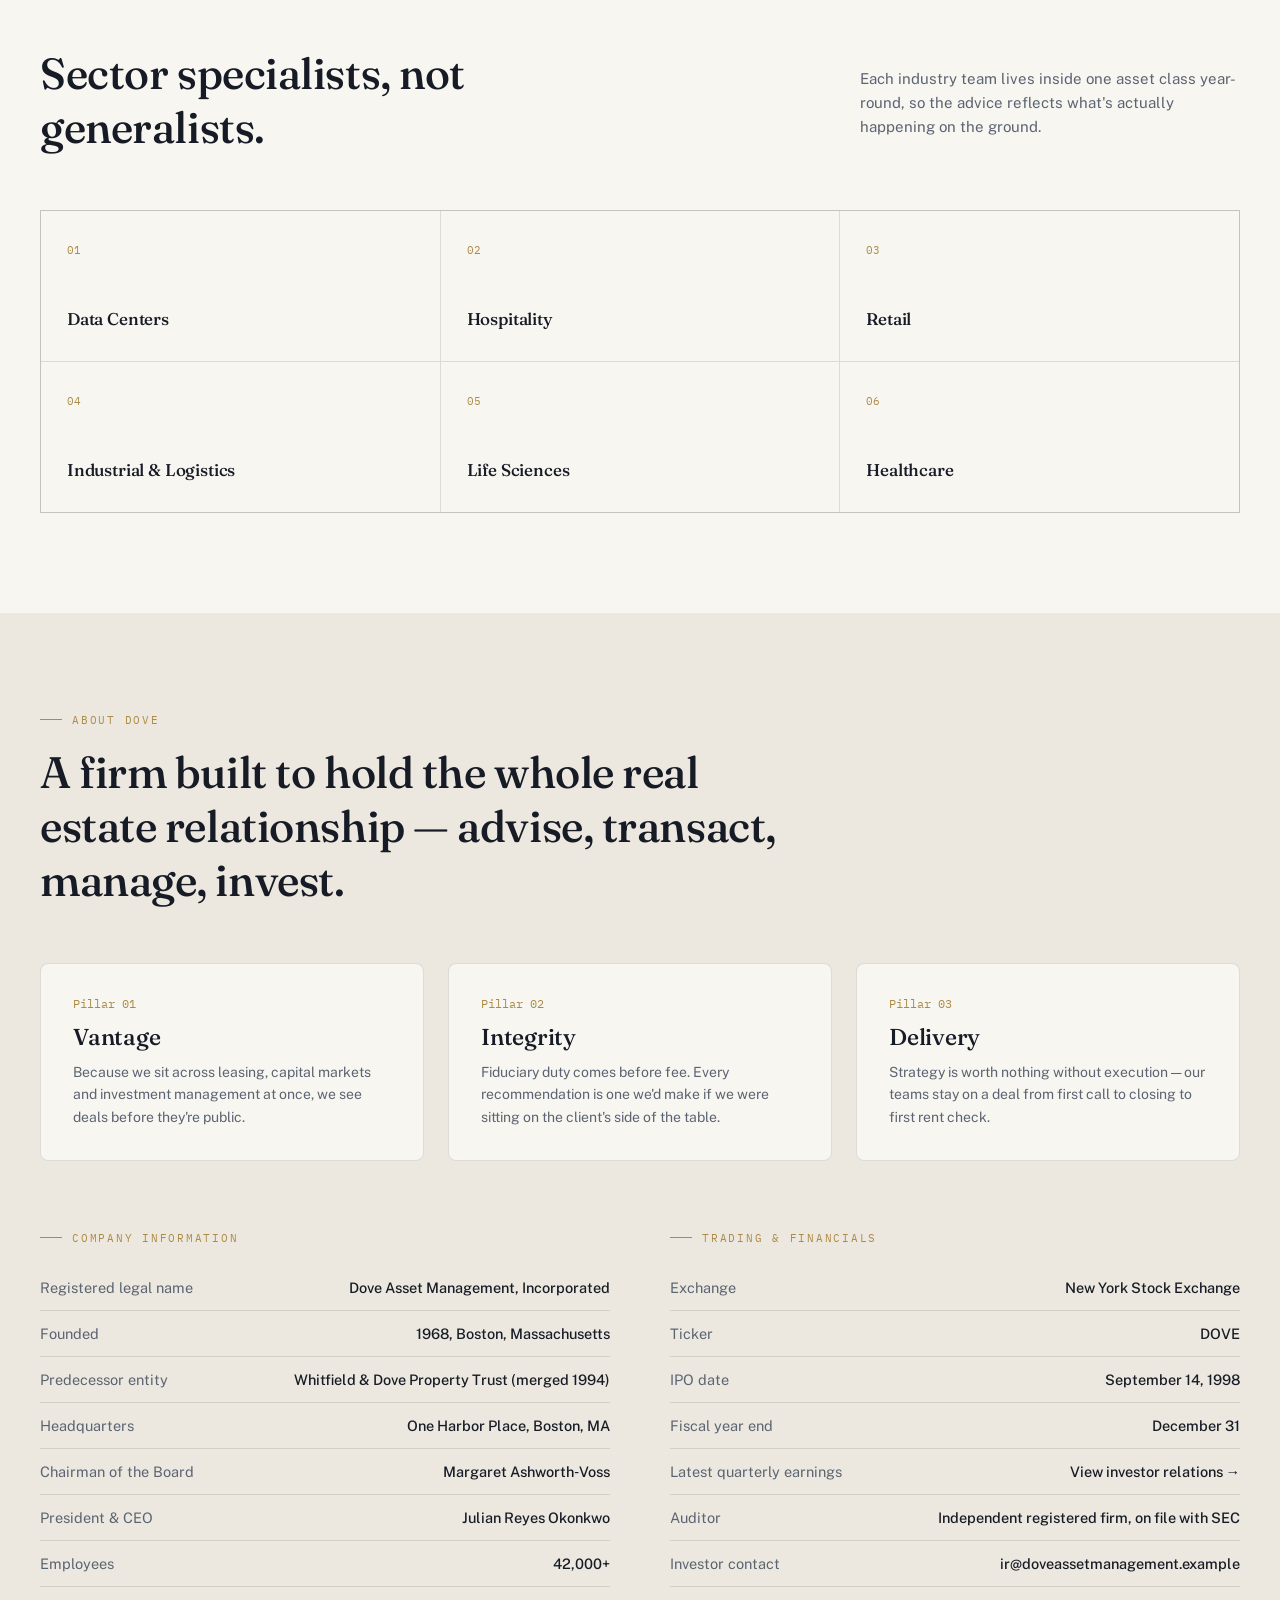
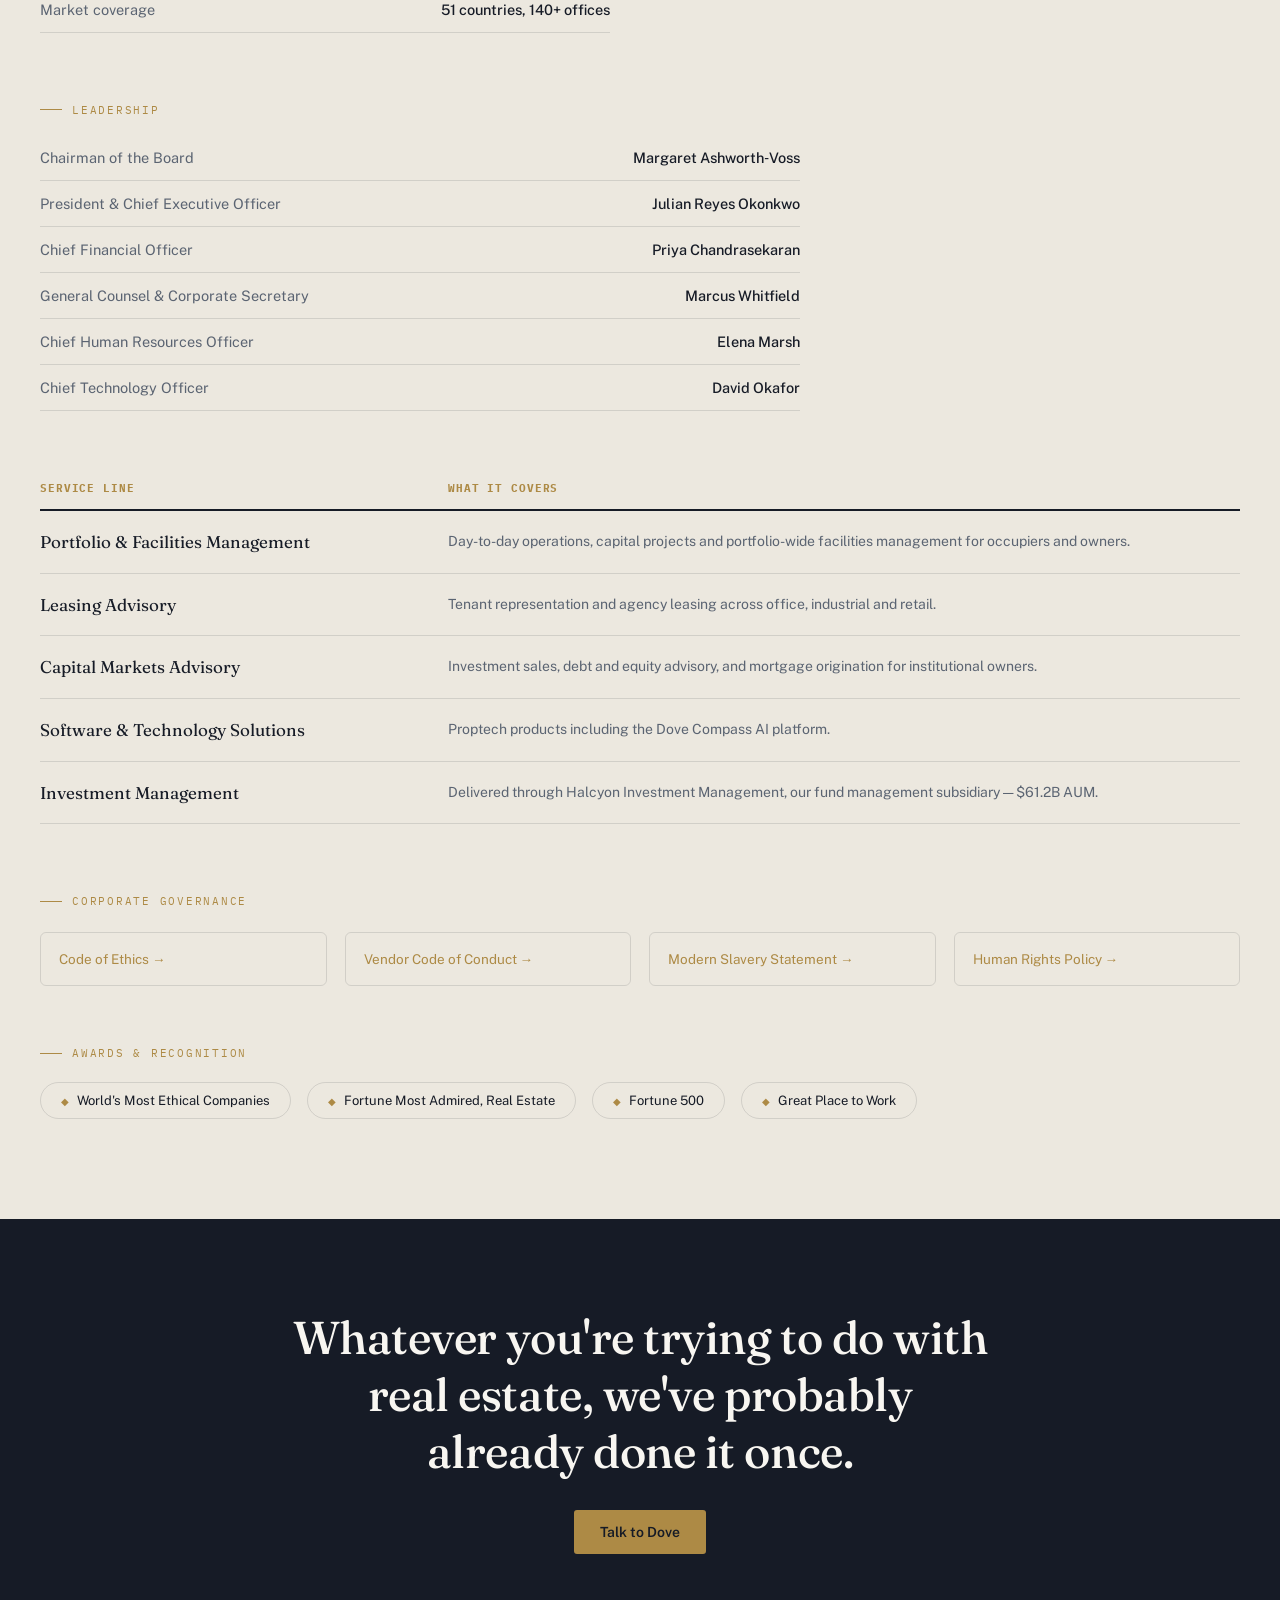
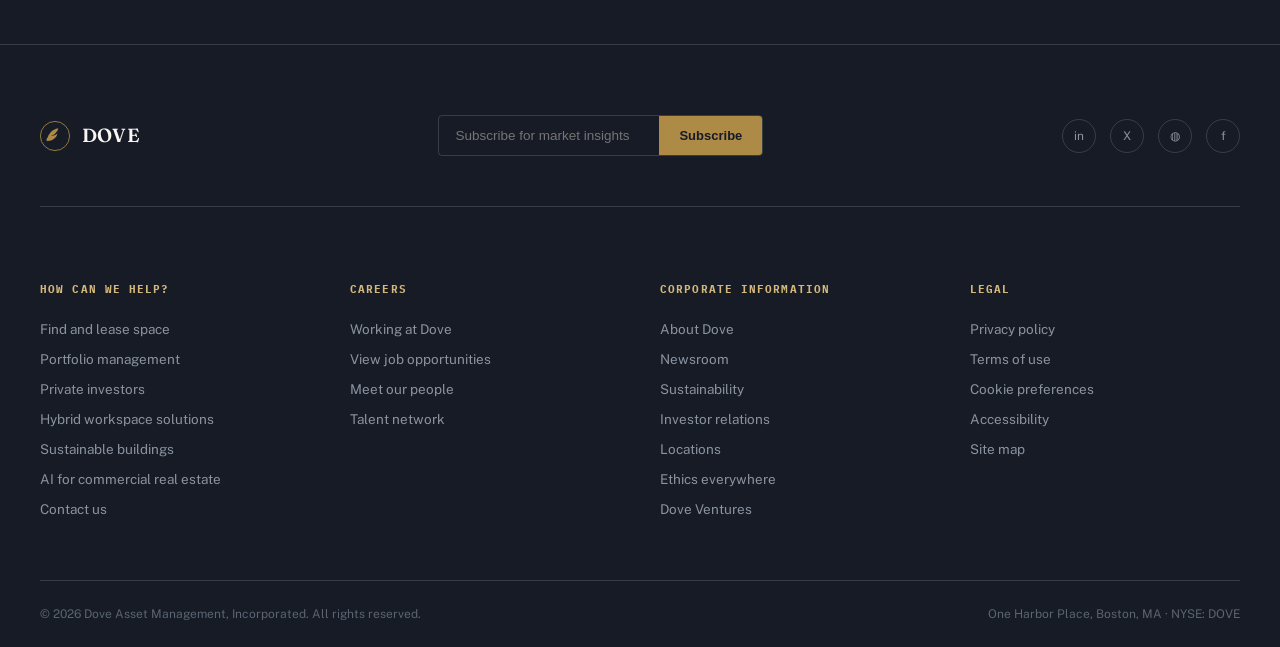
<file: dove-asset-management.html>
<!DOCTYPE html>
<html lang="en">
<head>
<meta charset="UTF-8">
<meta name="viewport" content="width=device-width, initial-scale=1.0">
<title>Dove Asset Management — Global Real Estate &amp; Investment Management</title>
<link rel="preconnect" href="https://fonts.googleapis.com">
<link href="https://fonts.googleapis.com/css2?family=Fraunces:ital,opsz,wght@0,9..144,300;0,9..144,400;0,9..144,500;0,9..144,600;0,9..144,700;1,9..144,400&family=Public+Sans:wght@300;400;500;600;700&family=IBM+Plex+Mono:wght@400;500&display=swap" rel="stylesheet">
<style>
:root{
  --ink:#161B26;
  --ink-2:#1F2636;
  --ink-3:#2A3345;
  --stone:#ECE8DF;
  --stone-2:#DFD9CA;
  --paper:#F8F6F1;
  --brass:#AD8A45;
  --brass-light:#D4B77A;
  --slate:#5B6472;
  --slate-light:#8B93A0;
  --white:#FFFFFF;
  --line-dark:rgba(236,232,223,0.16);
  --line-light:rgba(22,27,38,0.12);
  --maxw:1280px;
}
*{box-sizing:border-box;}
html{scroll-behavior:smooth;}
body{
  margin:0;
  background:var(--paper);
  color:var(--ink);
  font-family:'Public Sans',sans-serif;
  font-weight:400;
  -webkit-font-smoothing:antialiased;
}
h1,h2,h3,h4,.display{
  font-family:'Fraunces',serif;
  font-weight:500;
  letter-spacing:-0.01em;
  margin:0;
}
.mono{font-family:'IBM Plex Mono',monospace;}
a{color:inherit;text-decoration:none;}
img{max-width:100%;display:block;}
.wrap{max-width:var(--maxw);margin:0 auto;padding:0 40px;}
.eyebrow{
  font-family:'IBM Plex Mono',monospace;
  font-size:11px;
  letter-spacing:0.16em;
  text-transform:uppercase;
  color:var(--brass);
  display:flex;align-items:center;gap:10px;
}
.eyebrow::before{content:"";width:22px;height:1px;background:var(--brass);display:inline-block;}
@media(max-width:860px){.wrap{padding:0 22px;}}

/* ===== Reveal on scroll ===== */
.reveal{opacity:0;transform:translateY(18px);transition:opacity .7s ease,transform .7s ease;}
.reveal.in{opacity:1;transform:translateY(0);}
@media (prefers-reduced-motion:reduce){.reveal{opacity:1;transform:none;transition:none;}}

/* ===== Top utility bar ===== */
.topbar{
  background:var(--ink);
  color:var(--slate-light);
  font-size:12.5px;
}
.topbar .wrap{
  display:flex;justify-content:space-between;align-items:center;height:36px;
}
.topbar-links{display:flex;gap:22px;}
.topbar-links a{opacity:.85;transition:opacity .2s;}
.topbar-links a:hover{opacity:1;color:var(--brass-light);}
.region{display:flex;align-items:center;gap:8px;opacity:.9;}
.region .flag{width:14px;height:10px;background:linear-gradient(90deg,#a8123e 33%,#fff 33% 66%,#0055A4 66%);display:inline-block;border-radius:1px;}
@media(max-width:860px){.topbar{display:none;}}

/* ===== Header / nav ===== */
header.site{
  position:sticky;top:0;z-index:100;
  background:rgba(22,27,38,0.97);
  backdrop-filter:blur(8px);
  border-bottom:1px solid var(--line-dark);
  transition:box-shadow .3s;
}
header.site.scrolled{box-shadow:0 8px 24px rgba(0,0,0,.25);}
.nav-row{
  display:flex;align-items:center;justify-content:space-between;
  height:78px;color:var(--paper);
}
.logo{display:flex;align-items:center;gap:12px;}
.logo svg{flex-shrink:0;}
.logo-text{display:flex;flex-direction:column;line-height:1;}
.logo-text .name{font-family:'Fraunces',serif;font-size:19px;font-weight:600;letter-spacing:0.01em;}
.logo-text .tag{font-family:'IBM Plex Mono',monospace;font-size:9.5px;letter-spacing:0.18em;color:var(--brass-light);margin-top:4px;text-transform:uppercase;}

nav.main-menu{display:flex;gap:2px;}
nav.main-menu>.item{position:relative;}
nav.main-menu>.item>a{
  display:block;padding:12px 18px;font-size:14.5px;font-weight:500;
  color:var(--stone);border-radius:3px;transition:color .2s,background .2s;
}
nav.main-menu>.item>a:hover,nav.main-menu>.item.open>a{color:var(--brass-light);background:rgba(173,138,69,0.08);}

.mega{
  position:absolute;top:100%;left:50%;transform:translateX(-50%);
  min-width:640px;background:var(--paper);color:var(--ink);
  border-radius:6px;box-shadow:0 24px 48px rgba(0,0,0,.28);
  padding:28px 30px;display:none;
  border-top:2px solid var(--brass);
}
nav.main-menu>.item:hover .mega,nav.main-menu>.item.open .mega{display:grid;}
.mega{grid-template-columns:1.1fr 1fr;gap:32px;}
.mega h5{font-family:'IBM Plex Mono',monospace;font-size:10.5px;letter-spacing:.14em;text-transform:uppercase;color:var(--brass);margin:0 0 12px;}
.mega ul{list-style:none;margin:0;padding:0;}
.mega li a{display:block;padding:7px 0;font-size:14px;color:var(--ink);border-bottom:1px solid var(--line-light);}
.mega li:last-child a{border-bottom:none;}
.mega li a:hover{color:var(--brass);padding-left:4px;}
.mega .promo{background:var(--ink);color:var(--stone);border-radius:5px;padding:18px;}
.mega .promo .eyebrow{color:var(--brass-light);}
.mega .promo p{font-size:13px;line-height:1.5;color:var(--slate-light);margin:8px 0 0;}

.nav-actions{display:flex;align-items:center;gap:14px;}
.icon-btn{width:36px;height:36px;border-radius:50%;border:1px solid var(--line-dark);display:flex;align-items:center;justify-content:center;color:var(--stone);cursor:pointer;transition:border-color .2s,color .2s;background:none;}
.icon-btn:hover{border-color:var(--brass);color:var(--brass-light);}
.btn-contact{
  background:var(--brass);color:var(--ink);font-weight:600;font-size:13.5px;
  padding:11px 22px;border-radius:3px;letter-spacing:.02em;border:none;cursor:pointer;
  transition:background .2s;
}
.btn-contact:hover{background:var(--brass-light);}
.burger{display:none;background:none;border:none;color:var(--stone);cursor:pointer;}
@media(max-width:1080px){
  nav.main-menu{display:none;}
  .burger{display:block;}
}

/* ===== Hero ===== */
.hero{
  position:relative;background:var(--ink);color:var(--paper);overflow:hidden;
  padding:120px 0 0;
}
.hero-grid{
  display:grid;grid-template-columns:1.15fr .85fr;gap:60px;align-items:end;
  position:relative;z-index:2;padding-bottom:80px;
}
.hero h1{font-size:clamp(40px,5.2vw,70px);line-height:1.02;font-weight:500;}
.hero h1 em{font-style:italic;color:var(--brass-light);font-weight:400;}
.hero p.lede{font-size:17px;line-height:1.6;color:var(--slate-light);max-width:480px;margin:26px 0 34px;}
.hero-ctas{display:flex;gap:16px;flex-wrap:wrap;}
.btn-primary{background:var(--brass);color:var(--ink);padding:14px 26px;font-weight:600;font-size:14px;border-radius:3px;display:inline-block;transition:background .2s,transform .2s;}
.btn-primary:hover{background:var(--brass-light);transform:translateY(-1px);}
.btn-ghost{border:1px solid var(--line-dark);color:var(--stone);padding:14px 26px;font-weight:500;font-size:14px;border-radius:3px;display:inline-block;transition:border-color .2s;}
.btn-ghost:hover{border-color:var(--brass);}

.hero-panel{
  border:1px solid var(--line-dark);border-radius:8px;padding:26px;background:rgba(255,255,255,.02);
}
.hero-panel .eyebrow{margin-bottom:16px;}
.hero-stat-row{display:flex;justify-content:space-between;padding:14px 0;border-bottom:1px solid var(--line-dark);}
.hero-stat-row:last-child{border-bottom:none;}
.hero-stat-row .num{font-family:'Fraunces',serif;font-size:26px;color:var(--paper);}
.hero-stat-row .lbl{font-size:12.5px;color:var(--slate-light);max-width:150px;text-align:right;line-height:1.4;}

/* skyline signature */
.skyline{position:absolute;bottom:0;left:0;width:100%;height:180px;z-index:1;opacity:.5;}

@media(max-width:900px){.hero-grid{grid-template-columns:1fr;}}

/* ===== Ticker signature ===== */
.ticker-wrap{
  background:var(--brass);color:var(--ink);overflow:hidden;position:relative;border-top:1px solid rgba(0,0,0,.1);
}
.ticker{display:flex;white-space:nowrap;animation:scroll-ticker 42s linear infinite;padding:11px 0;}
@keyframes scroll-ticker{from{transform:translateX(0);}to{transform:translateX(-50%);}}
.ticker span{font-family:'IBM Plex Mono',monospace;font-size:12.5px;font-weight:500;padding:0 26px;border-right:1px solid rgba(22,27,38,.25);letter-spacing:.02em;}
@media (prefers-reduced-motion:reduce){.ticker{animation:none;overflow-x:auto;}}

/* ===== Section shells ===== */
section{padding:100px 0;}
section.dark{background:var(--ink);color:var(--stone);}
section.stone{background:var(--stone);}
.section-head{display:flex;justify-content:space-between;align-items:flex-end;gap:40px;margin-bottom:56px;flex-wrap:wrap;}
.section-head h2{font-size:clamp(28px,3.4vw,44px);max-width:640px;}
.section-head p{max-width:380px;font-size:15px;line-height:1.6;color:var(--slate);}
section.dark .section-head p{color:var(--slate-light);}

/* ===== Properties ===== */
.prop-grid{display:grid;grid-template-columns:repeat(3,1fr);gap:24px;}
.prop-card{background:var(--paper);border:1px solid var(--line-light);border-radius:6px;overflow:hidden;transition:transform .3s,box-shadow .3s;}
.prop-card:hover{transform:translateY(-6px);box-shadow:0 20px 40px rgba(22,27,38,.12);}
.prop-thumb{height:150px;position:relative;overflow:hidden;}
.prop-card:nth-child(1) .prop-thumb{background:linear-gradient(135deg,#2A3345,#5B6472);}
.prop-card:nth-child(2) .prop-thumb{background:linear-gradient(135deg,#AD8A45,#D4B77A);}
.prop-card:nth-child(3) .prop-thumb{background:linear-gradient(135deg,#161B26,#2A3345);}
.prop-body{padding:22px;}
.prop-tag{font-family:'IBM Plex Mono',monospace;font-size:10.5px;letter-spacing:.1em;text-transform:uppercase;color:var(--brass);}
.prop-body h4{font-size:19px;margin:10px 0 6px;}
.prop-body p{font-size:13.5px;color:var(--slate);margin:0 0 14px;line-height:1.5;}
.prop-meta{display:flex;justify-content:space-between;font-size:12.5px;color:var(--slate);border-top:1px solid var(--line-light);padding-top:12px;}
@media(max-width:900px){.prop-grid{grid-template-columns:1fr;}}

/* ===== Services ===== */
.service-list{border-top:1px solid var(--line-dark);}
.service-row{
  display:grid;grid-template-columns:70px 1fr 1.4fr 120px;gap:28px;align-items:center;
  padding:30px 0;border-bottom:1px solid var(--line-dark);transition:background .25s;
}
.service-row:hover{background:rgba(173,138,69,.05);}
.service-row .idx{font-family:'IBM Plex Mono',monospace;color:var(--brass);font-size:14px;}
.service-row h3{font-size:22px;color:var(--paper);}
.service-row p{font-size:14px;color:var(--slate-light);line-height:1.6;margin:0;}
.service-row .arrow{justify-self:end;width:38px;height:38px;border-radius:50%;border:1px solid var(--line-dark);display:flex;align-items:center;justify-content:center;transition:background .25s,border-color .25s;}
.service-row:hover .arrow{background:var(--brass);border-color:var(--brass);}
@media(max-width:800px){.service-row{grid-template-columns:1fr;gap:8px;}.service-row .arrow{display:none;}}

/* ===== Technology ===== */
.tech-grid{display:grid;grid-template-columns:1fr 1fr;gap:28px;}
.tech-card{border:1px solid var(--line-light);border-radius:8px;padding:36px;background:var(--paper);position:relative;}
.tech-card h3{font-size:26px;margin:14px 0 12px;}
.tech-card p{font-size:14.5px;line-height:1.65;color:var(--slate);margin:0 0 20px;}
.tech-mark{width:46px;height:46px;border-radius:50%;background:var(--ink);display:flex;align-items:center;justify-content:center;}
.tech-list{list-style:none;padding:0;margin:0;font-size:13.5px;color:var(--ink);}
.tech-list li{padding:8px 0;border-top:1px solid var(--line-light);display:flex;gap:10px;}
.tech-list li::before{content:"—";color:var(--brass);}
@media(max-width:860px){.tech-grid{grid-template-columns:1fr;}}

/* ===== People ===== */
.people-grid{display:grid;grid-template-columns:repeat(4,1fr);gap:20px;}
.people-stat{text-align:center;padding:34px 18px;border:1px solid var(--line-light);border-radius:8px;background:var(--paper);}
.people-stat .n{font-family:'Fraunces',serif;font-size:38px;color:var(--brass);}
.people-stat .l{font-size:12.5px;color:var(--slate);margin-top:8px;line-height:1.4;}
.people-quote{margin-top:56px;border-left:3px solid var(--brass);padding-left:28px;max-width:760px;}
.people-quote p{font-family:'Fraunces',serif;font-style:italic;font-size:22px;line-height:1.5;color:var(--ink);}
.people-quote span{display:block;margin-top:14px;font-size:13px;color:var(--slate);font-family:'Public Sans',sans-serif;font-style:normal;}
@media(max-width:860px){.people-grid{grid-template-columns:repeat(2,1fr);}}

/* ===== Insights ===== */
.insight-grid{display:grid;grid-template-columns:1.3fr 1fr 1fr;gap:24px;}
.insight-card{background:var(--ink-2);border-radius:8px;padding:30px;display:flex;flex-direction:column;justify-content:space-between;min-height:260px;border:1px solid var(--line-dark);transition:border-color .3s;}
.insight-card:hover{border-color:var(--brass);}
.insight-card.feature{background:linear-gradient(155deg,var(--ink-3),var(--ink));grid-row:span 1;}
.insight-card h4{font-size:21px;color:var(--paper);line-height:1.3;margin:14px 0;}
.insight-card .type{font-family:'IBM Plex Mono',monospace;font-size:10.5px;color:var(--brass-light);letter-spacing:.1em;text-transform:uppercase;}
.insight-card .rd{font-size:12.5px;color:var(--slate-light);}
@media(max-width:900px){.insight-grid{grid-template-columns:1fr;}}

/* ===== Industries ===== */
.ind-grid{display:grid;grid-template-columns:repeat(3,1fr);gap:1px;background:var(--line-light);border:1px solid var(--line-light);}
.ind-card{background:var(--paper);padding:32px 26px;min-height:150px;display:flex;flex-direction:column;justify-content:space-between;transition:background .25s;}
.ind-card:hover{background:var(--stone-2);}
.ind-card h4{font-size:17px;}
.ind-card .n{font-family:'IBM Plex Mono',monospace;font-size:11px;color:var(--brass);}
@media(max-width:860px){.ind-grid{grid-template-columns:1fr 1fr;}}
@media(max-width:520px){.ind-grid{grid-template-columns:1fr;}}

/* ===== About ===== */
.pillars{display:grid;grid-template-columns:repeat(3,1fr);gap:24px;margin-bottom:64px;}
.pillar{padding:32px;border-radius:8px;background:var(--paper);border:1px solid var(--line-light);}
.pillar .pn{font-family:'IBM Plex Mono',monospace;color:var(--brass);font-size:12px;}
.pillar h3{font-size:23px;margin:12px 0 10px;}
.pillar p{font-size:14px;color:var(--slate);line-height:1.6;margin:0;}

.info-table{width:100%;border-collapse:collapse;font-size:14.5px;}
.info-table tr{border-bottom:1px solid var(--line-light);}
.info-table td{padding:14px 0;}
.info-table td:first-child{color:var(--slate);width:38%;}
.info-table td:last-child{font-weight:500;text-align:right;}

.about-cols{display:grid;grid-template-columns:1fr 1fr;gap:60px;margin-top:70px;}
@media(max-width:900px){.about-cols{grid-template-columns:1fr;}}

.svc-table{width:100%;border-collapse:collapse;margin-top:70px;}
.svc-table th{text-align:left;font-family:'IBM Plex Mono',monospace;font-size:11px;text-transform:uppercase;letter-spacing:.08em;color:var(--brass);padding:0 0 14px;border-bottom:2px solid var(--ink);}
.svc-table td{padding:20px 0;border-bottom:1px solid var(--line-light);vertical-align:top;font-size:14px;}
.svc-table td:first-child{font-family:'Fraunces',serif;font-size:17px;width:34%;}
.svc-table td:last-child{color:var(--slate);line-height:1.55;}

.gov-grid{display:grid;grid-template-columns:repeat(4,1fr);gap:18px;margin-top:24px;}
.gov-item{border:1px solid var(--line-light);border-radius:6px;padding:18px;font-size:13.5px;}
.gov-item a{color:var(--brass);}
@media(max-width:860px){.gov-grid{grid-template-columns:1fr 1fr;}}

.awards-row{display:flex;gap:16px;flex-wrap:wrap;margin-top:22px;}
.award-chip{border:1px solid var(--line-light);border-radius:30px;padding:10px 20px;font-size:13px;color:var(--ink);display:flex;align-items:center;gap:8px;}
.award-chip::before{content:"◆";color:var(--brass);font-size:10px;}

/* ===== CTA band ===== */
.cta-band{background:var(--ink);color:var(--paper);padding:90px 0;text-align:center;}
.cta-band h2{font-size:clamp(28px,4vw,46px);max-width:700px;margin:0 auto 30px;}

/* ===== Footer ===== */
footer{background:var(--ink);color:var(--slate-light);border-top:1px solid var(--line-dark);padding-top:70px;}
.footer-top{display:flex;justify-content:space-between;align-items:center;padding-bottom:50px;border-bottom:1px solid var(--line-dark);flex-wrap:wrap;gap:24px;}
.footer-top .newsletter{display:flex;gap:0;border:1px solid var(--line-dark);border-radius:4px;overflow:hidden;}
.footer-top .newsletter input{background:none;border:none;padding:12px 16px;color:var(--paper);font-size:13.5px;width:220px;}
.footer-top .newsletter input:focus{outline:none;}
.footer-top .newsletter button{background:var(--brass);border:none;color:var(--ink);font-weight:600;font-size:13px;padding:0 20px;cursor:pointer;}
.social{display:flex;gap:14px;}
.social a{width:34px;height:34px;border:1px solid var(--line-dark);border-radius:50%;display:flex;align-items:center;justify-content:center;font-size:12px;transition:border-color .2s,color .2s;}
.social a:hover{border-color:var(--brass);color:var(--brass-light);}

.footer-clusters{display:grid;grid-template-columns:repeat(4,1fr);gap:40px;padding:56px 0;}
.footer-clusters h5{font-family:'IBM Plex Mono',monospace;font-size:11px;letter-spacing:.1em;text-transform:uppercase;color:var(--brass-light);margin-bottom:18px;}
.footer-clusters ul{list-style:none;margin:0;padding:0;}
.footer-clusters li{padding:7px 0;font-size:13.5px;}
.footer-clusters li a:hover{color:var(--brass-light);}
@media(max-width:900px){.footer-clusters{grid-template-columns:1fr 1fr;}}
@media(max-width:520px){.footer-clusters{grid-template-columns:1fr;}}

.legal-strip{border-top:1px solid var(--line-dark);padding:26px 0;display:flex;justify-content:space-between;align-items:center;font-size:12px;color:var(--slate);flex-wrap:wrap;gap:12px;}
</style>
</head>
<body>

<div class="topbar">
  <div class="wrap">
    <div class="region"><span class="flag"></span> United States <span style="opacity:.5">▾</span></div>
    <div class="topbar-links">
      <a href="#about">About Dove</a>
      <a href="#insights">Client stories</a>
      <a href="#people">Careers</a>
      <a href="#insights">News</a>
      <a href="#about">Investor relations</a>
    </div>
  </div>
</div>

<header class="site" id="siteHeader">
  <div class="wrap nav-row">
    <a href="#home" class="logo">
      <svg width="36" height="36" viewBox="0 0 36 36" fill="none">
        <circle cx="18" cy="18" r="17.5" stroke="#AD8A45"/>
        <path d="M9 20c3-8 9-11 13-11-1 4-5 8-9 9 3 0 6-1 8-3-1 5-6 9-12 9-1 0-2-2 0-4z" fill="#AD8A45"/>
      </svg>
      <span class="logo-text">
        <span class="name">DOVE</span>
        <span class="tag">Asset Management</span>
      </span>
    </a>

    <nav class="main-menu">
      <div class="item">
        <a href="#properties">Properties</a>
        <div class="mega">
          <div>
            <h5>Find Space</h5>
            <ul>
              <li><a href="#properties">Search listings for lease</a></li>
              <li><a href="#properties">Search listings for sale</a></li>
              <li><a href="#properties">Office space</a></li>
              <li><a href="#properties">Industrial &amp; logistics</a></li>
              <li><a href="#properties">Retail space</a></li>
            </ul>
          </div>
          <div class="promo">
            <div class="eyebrow">Dove Marketplace</div>
            <p>Browse live availability across 140+ markets, updated directly from our leasing teams.</p>
          </div>
        </div>
      </div>

      <div class="item">
        <a href="#services">Services</a>
        <div class="mega">
          <div>
            <h5>Service Lines</h5>
            <ul>
              <li><a href="#services">Portfolio &amp; Facilities Management</a></li>
              <li><a href="#services">Leasing Advisory</a></li>
              <li><a href="#services">Capital Markets Advisory</a></li>
              <li><a href="#services">Software &amp; Technology Solutions</a></li>
              <li><a href="#services">Investment Management</a></li>
            </ul>
          </div>
          <div class="promo">
            <div class="eyebrow">Halcyon IM</div>
            <p>Our institutional investment arm manages real assets on behalf of pension funds, sovereign wealth and endowments.</p>
          </div>
        </div>
      </div>

      <div class="item">
        <a href="#technology">Technology</a>
        <div class="mega">
          <div>
            <h5>Proptech</h5>
            <ul>
              <li><a href="#technology">Dove Compass — AI platform</a></li>
              <li><a href="#technology">Dove Ventures</a></li>
              <li><a href="#technology">Building intelligence tools</a></li>
              <li><a href="#technology">Portfolio analytics</a></li>
            </ul>
          </div>
          <div class="promo">
            <div class="eyebrow">Dove Compass</div>
            <p>A generative-AI platform trained on our transaction history, built to answer real estate questions in seconds.</p>
          </div>
        </div>
      </div>

      <div class="item">
        <a href="#people">People</a>
        <div class="mega">
          <div>
            <h5>Our People</h5>
            <ul>
              <li><a href="#people">Life at Dove</a></li>
              <li><a href="#people">Career stories</a></li>
              <li><a href="#people">Talent network</a></li>
              <li><a href="#people">Leadership</a></li>
            </ul>
          </div>
          <div class="promo">
            <div class="eyebrow">Talent Network</div>
            <p>Join a network of 42,000+ professionals working across 51 countries.</p>
          </div>
        </div>
      </div>

      <div class="item">
        <a href="#insights">Insights</a>
        <div class="mega">
          <div>
            <h5>Research</h5>
            <ul>
              <li><a href="#insights">Global Real Estate Perspective</a></li>
              <li><a href="#insights">Market perspectives</a></li>
              <li><a href="#insights">Webinars</a></li>
              <li><a href="#insights">Data library</a></li>
            </ul>
          </div>
          <div class="promo">
            <div class="eyebrow">Flagship Report</div>
            <p>Our quarterly outlook on capital flows, occupier demand and pricing across every major asset class.</p>
          </div>
        </div>
      </div>

      <div class="item">
        <a href="#industries">Industries</a>
        <div class="mega">
          <div>
            <h5>Sector Expertise</h5>
            <ul>
              <li><a href="#industries">Data centers</a></li>
              <li><a href="#industries">Hospitality</a></li>
              <li><a href="#industries">Retail</a></li>
              <li><a href="#industries">Industrial</a></li>
              <li><a href="#industries">Life sciences</a></li>
            </ul>
          </div>
          <div class="promo">
            <div class="eyebrow">Sector Desk</div>
            <p>Specialists who live inside one industry, not generalists spread across every asset type.</p>
          </div>
        </div>
      </div>
    </nav>

    <div class="nav-actions">
      <button class="icon-btn" aria-label="Search">
        <svg width="16" height="16" viewBox="0 0 24 24" fill="none" stroke="currentColor" stroke-width="2"><circle cx="11" cy="11" r="7"/><line x1="21" y1="21" x2="16.65" y2="16.65"/></svg>
      </button>
      <button class="btn-contact">Contact us</button>
      <button class="burger" aria-label="Menu">
        <svg width="24" height="24" viewBox="0 0 24 24" fill="none" stroke="currentColor" stroke-width="2"><line x1="3" y1="6" x2="21" y2="6"/><line x1="3" y1="12" x2="21" y2="12"/><line x1="3" y1="18" x2="21" y2="18"/></svg>
      </button>
    </div>
  </div>
</header>

<!-- ============ HERO ============ -->
<section class="hero" id="home">
  <div class="wrap">
    <div class="hero-grid">
      <div>
        <div class="eyebrow" style="margin-bottom:22px;">Global Real Estate &amp; Investment Management</div>
        <h1>We manage the buildings<br>where <em>capital</em> and<br><em>ambition</em> meet.</h1>
        <p class="lede">Dove Asset Management advises, leases, finances and operates real estate on behalf of the world's investors and occupiers — across 51 countries, from a single point of view.</p>
        <div class="hero-ctas">
          <a href="#services" class="btn-primary">Explore our services</a>
          <a href="#about" class="btn-ghost">About Dove</a>
        </div>
      </div>
      <div class="hero-panel">
        <div class="eyebrow">Dove at a glance</div>
        <div class="hero-stat-row"><span class="num mono">140+</span><span class="lbl">Corporate offices worldwide</span></div>
        <div class="hero-stat-row"><span class="num mono">51</span><span class="lbl">Countries of operation</span></div>
        <div class="hero-stat-row"><span class="num mono">42,000+</span><span class="lbl">Employees globally</span></div>
        <div class="hero-stat-row"><span class="num mono">$61B</span><span class="lbl">Assets under management, Halcyon IM</span></div>
      </div>
    </div>
  </div>
  <svg class="skyline" viewBox="0 0 1400 180" preserveAspectRatio="none">
    <rect x="0" y="90" width="60" height="90" fill="#2A3345"/>
    <rect x="70" y="60" width="45" height="120" fill="#1F2636"/>
    <rect x="125" y="110" width="70" height="70" fill="#2A3345"/>
    <rect x="205" y="40" width="38" height="140" fill="#1F2636"/>
    <rect x="255" y="95" width="55" height="85" fill="#2A3345"/>
    <rect x="320" y="70" width="42" height="110" fill="#1F2636"/>
    <rect x="900" y="80" width="50" height="100" fill="#1F2636"/>
    <rect x="960" y="50" width="40" height="130" fill="#2A3345"/>
    <rect x="1010" y="100" width="65" height="80" fill="#1F2636"/>
    <rect x="1085" y="65" width="38" height="115" fill="#2A3345"/>
    <rect x="1135" y="95" width="55" height="85" fill="#1F2636"/>
    <rect x="1200" y="35" width="42" height="145" fill="#2A3345"/>
    <rect x="1255" y="85" width="60" height="95" fill="#1F2636"/>
    <rect x="1330" y="55" width="45" height="125" fill="#2A3345"/>
  </svg>
</section>

<div class="ticker-wrap">
  <div class="ticker">
    <span>FOUNDED 1968 — BOSTON</span>
    <span>HQ · ONE HARBOR PLACE, BOSTON MA</span>
    <span>NYSE: DOVE</span>
    <span>140+ OFFICES</span>
    <span>51 COUNTRIES</span>
    <span>$61.2B AUM · HALCYON IM</span>
    <span>42,000+ EMPLOYEES</span>
    <span>FOUNDED 1968 — BOSTON</span>
    <span>HQ · ONE HARBOR PLACE, BOSTON MA</span>
    <span>NYSE: DOVE</span>
    <span>140+ OFFICES</span>
    <span>51 COUNTRIES</span>
    <span>$61.2B AUM · HALCYON IM</span>
    <span>42,000+ EMPLOYEES</span>
  </div>
</div>

<!-- ============ PROPERTIES ============ -->
<section class="stone" id="properties">
  <div class="wrap">
    <div class="section-head reveal">
      <h2>Find your next space, or your next buyer.</h2>
      <p>Search live availability across every asset class, sourced directly from our leasing and capital markets teams.</p>
    </div>
    <div class="prop-grid">
      <div class="prop-card reveal">
        <div class="prop-thumb"></div>
        <div class="prop-body">
          <div class="prop-tag">For lease · Office</div>
          <h4>Harbor Exchange Tower</h4>
          <p>210,000 sq ft of Class A office space in Boston's financial district, floors 12–28 available.</p>
          <div class="prop-meta"><span>Boston, MA</span><span>Available now</span></div>
        </div>
      </div>
      <div class="prop-card reveal">
        <div class="prop-thumb"></div>
        <div class="prop-body">
          <div class="prop-tag">For sale · Industrial</div>
          <h4>Meridian Logistics Park</h4>
          <p>1.4M sq ft distribution campus, 42-ft clear height, positioned along the I-95 corridor.</p>
          <div class="prop-meta"><span>Newark, NJ</span><span>Offers due Q4</span></div>
        </div>
      </div>
      <div class="prop-card reveal">
        <div class="prop-thumb"></div>
        <div class="prop-body">
          <div class="prop-tag">For lease · Retail</div>
          <h4>Cascade Row</h4>
          <p>Boutique high-street retail, 6 units remaining along a landmark pedestrian corridor.</p>
          <div class="prop-meta"><span>Austin, TX</span><span>Available now</span></div>
        </div>
      </div>
    </div>
  </div>
</section>

<!-- ============ SERVICES ============ -->
<section class="dark" id="services">
  <div class="wrap">
    <div class="section-head reveal">
      <h2>Five service lines. One point of accountability.</h2>
      <p style="color:var(--slate-light);">We organize around what our clients actually need done, not around our own org chart.</p>
    </div>
    <div class="service-list">
      <div class="service-row reveal">
        <span class="idx">01</span>
        <h3>Portfolio &amp; Facilities Management</h3>
        <p>Day-to-day operations, capital projects and facilities across occupier and investor portfolios of any size.</p>
        <span class="arrow">→</span>
      </div>
      <div class="service-row reveal">
        <span class="idx">02</span>
        <h3>Leasing Advisory</h3>
        <p>Tenant representation and agency leasing, matching occupiers and landlords across every major market.</p>
        <span class="arrow">→</span>
      </div>
      <div class="service-row reveal">
        <span class="idx">03</span>
        <h3>Capital Markets Advisory</h3>
        <p>Investment sales, debt and equity placement, and structured finance for institutional owners.</p>
        <span class="arrow">→</span>
      </div>
      <div class="service-row reveal">
        <span class="idx">04</span>
        <h3>Software &amp; Technology Solutions</h3>
        <p>Proptech products and the Dove Compass platform, built to give clients a live view of their real estate.</p>
        <span class="arrow">→</span>
      </div>
      <div class="service-row reveal">
        <span class="idx">05</span>
        <h3>Investment Management</h3>
        <p>Delivered through Halcyon Investment Management, our semi-autonomous fund management subsidiary.</p>
        <span class="arrow">→</span>
      </div>
    </div>
  </div>
</section>

<!-- ============ TECHNOLOGY ============ -->
<section id="technology">
  <div class="wrap">
    <div class="section-head reveal">
      <h2>Built for real estate. Trained on ours.</h2>
      <p>Two ventures sit at the center of how Dove uses technology — one is a product, the other is how we find the next one.</p>
    </div>
    <div class="tech-grid">
      <div class="tech-card reveal">
        <div class="tech-mark"><svg width="20" height="20" viewBox="0 0 24 24" fill="none" stroke="#AD8A45" stroke-width="2"><path d="M12 2L2 7l10 5 10-5-10-5z"/><path d="M2 17l10 5 10-5"/><path d="M2 12l10 5 10-5"/></svg></div>
        <h3>Dove Compass</h3>
        <p>Our proprietary generative-AI platform for commercial real estate, trained on decades of transaction and market data to answer client questions in plain language.</p>
        <ul class="tech-list">
          <li>Lease abstraction &amp; portfolio Q&amp;A</li>
          <li>Market comparables in seconds</li>
          <li>Deployed across every service line</li>
        </ul>
      </div>
      <div class="tech-card reveal">
        <div class="tech-mark"><svg width="20" height="20" viewBox="0 0 24 24" fill="none" stroke="#AD8A45" stroke-width="2"><path d="M12 2v20M2 12h20"/><circle cx="12" cy="12" r="9"/></svg></div>
        <h3>Dove Ventures</h3>
        <p>Our corporate venture arm invests in early-stage proptech companies, giving founders access to Dove's client base and real-world buildings to pilot in.</p>
        <ul class="tech-list">
          <li>Seed to Series B proptech investments</li>
          <li>Pilot access across our managed portfolio</li>
          <li>Housed within Dove Technologies</li>
        </ul>
      </div>
    </div>
  </div>
</section>

<!-- ============ PEOPLE ============ -->
<section class="stone" id="people">
  <div class="wrap">
    <div class="section-head reveal">
      <h2>The people who make the portfolio work.</h2>
      <p>Dove is a professional-services firm before it is anything else — our people are the product.</p>
    </div>
    <div class="people-grid">
      <div class="people-stat reveal"><div class="n mono">42K+</div><div class="l">Employees across every service line</div></div>
      <div class="people-stat reveal"><div class="n mono">51</div><div class="l">Countries with a Dove office</div></div>
      <div class="people-stat reveal"><div class="n mono">140+</div><div class="l">Corporate offices worldwide</div></div>
      <div class="people-stat reveal"><div class="n mono">38%</div><div class="l">Of leadership roles held by women</div></div>
    </div>
    <div class="people-quote reveal">
      <p>"The best real estate advice comes from people who've stayed in the market long enough to see a full cycle. That's what we hire for."</p>
      <span>— Julian Reyes Okonkwo, President &amp; Chief Executive Officer</span>
    </div>
  </div>
</section>

<!-- ============ INSIGHTS ============ -->
<section class="dark" id="insights">
  <div class="wrap">
    <div class="section-head reveal">
      <h2>Research built for decisions, not headlines.</h2>
      <p style="color:var(--slate-light);">Our flagship outlook and market-by-market perspectives, updated every quarter.</p>
    </div>
    <div class="insight-grid">
      <div class="insight-card feature reveal">
        <div class="type">Flagship Report</div>
        <h4>Global Real Estate Perspective — Q3 2026</h4>
        <div class="rd">Our house view on capital flows, occupier demand and cap rates across every major asset class.</div>
      </div>
      <div class="insight-card reveal">
        <div class="type">Market Perspective</div>
        <h4>Office demand stabilizes in gateway cities</h4>
        <div class="rd">8 min read</div>
      </div>
      <div class="insight-card reveal">
        <div class="type">Webinar</div>
        <h4>Data center power constraints, explained</h4>
        <div class="rd">42 min watch</div>
      </div>
      <div class="insight-card reveal">
        <div class="type">Research Note</div>
        <h4>Industrial rent growth by corridor</h4>
        <div class="rd">6 min read</div>
      </div>
      <div class="insight-card reveal">
        <div class="type">Market Perspective</div>
        <h4>Life sciences leasing: a cautious reset</h4>
        <div class="rd">7 min read</div>
      </div>
      <div class="insight-card reveal">
        <div class="type">Data Library</div>
        <h4>Cap rate benchmarks by sector, Q3</h4>
        <div class="rd">Interactive tool</div>
      </div>
    </div>
  </div>
</section>

<!-- ============ INDUSTRIES ============ -->
<section id="industries">
  <div class="wrap">
    <div class="section-head reveal">
      <h2>Sector specialists, not generalists.</h2>
      <p>Each industry team lives inside one asset class year-round, so the advice reflects what's actually happening on the ground.</p>
    </div>
    <div class="ind-grid">
      <div class="ind-card reveal"><span class="n">01</span><h4>Data Centers</h4></div>
      <div class="ind-card reveal"><span class="n">02</span><h4>Hospitality</h4></div>
      <div class="ind-card reveal"><span class="n">03</span><h4>Retail</h4></div>
      <div class="ind-card reveal"><span class="n">04</span><h4>Industrial &amp; Logistics</h4></div>
      <div class="ind-card reveal"><span class="n">05</span><h4>Life Sciences</h4></div>
      <div class="ind-card reveal"><span class="n">06</span><h4>Healthcare</h4></div>
    </div>
  </div>
</section>

<!-- ============ ABOUT ============ -->
<section class="stone" id="about">
  <div class="wrap">
    <div class="eyebrow reveal" style="margin-bottom:18px;">About Dove</div>
    <h2 class="reveal" style="font-size:clamp(28px,3.6vw,44px);max-width:760px;margin-bottom:56px;">A firm built to hold the whole real estate relationship — advise, transact, manage, invest.</h2>

    <div class="pillars">
      <div class="pillar reveal">
        <div class="pn mono">Pillar 01</div>
        <h3>Vantage</h3>
        <p>Because we sit across leasing, capital markets and investment management at once, we see deals before they're public.</p>
      </div>
      <div class="pillar reveal">
        <div class="pn mono">Pillar 02</div>
        <h3>Integrity</h3>
        <p>Fiduciary duty comes before fee. Every recommendation is one we'd make if we were sitting on the client's side of the table.</p>
      </div>
      <div class="pillar reveal">
        <div class="pn mono">Pillar 03</div>
        <h3>Delivery</h3>
        <p>Strategy is worth nothing without execution — our teams stay on a deal from first call to closing to first rent check.</p>
      </div>
    </div>

    <div class="about-cols">
      <div class="reveal">
        <div class="eyebrow" style="margin-bottom:20px;">Company Information</div>
        <table class="info-table">
          <tr><td>Registered legal name</td><td>Dove Asset Management, Incorporated</td></tr>
          <tr><td>Founded</td><td>1968, Boston, Massachusetts</td></tr>
          <tr><td>Predecessor entity</td><td>Whitfield &amp; Dove Property Trust (merged 1994)</td></tr>
          <tr><td>Headquarters</td><td>One Harbor Place, Boston, MA</td></tr>
          <tr><td>Chairman of the Board</td><td>Margaret Ashworth‑Voss</td></tr>
          <tr><td>President &amp; CEO</td><td>Julian Reyes Okonkwo</td></tr>
          <tr><td>Employees</td><td>42,000+</td></tr>
          <tr><td>Market coverage</td><td>51 countries, 140+ offices</td></tr>
        </table>
      </div>
      <div class="reveal">
        <div class="eyebrow" style="margin-bottom:20px;">Trading &amp; Financials</div>
        <table class="info-table">
          <tr><td>Exchange</td><td>New York Stock Exchange</td></tr>
          <tr><td>Ticker</td><td>DOVE</td></tr>
          <tr><td>IPO date</td><td>September 14, 1998</td></tr>
          <tr><td>Fiscal year end</td><td>December 31</td></tr>
          <tr><td>Latest quarterly earnings</td><td>View investor relations →</td></tr>
          <tr><td>Auditor</td><td>Independent registered firm, on file with SEC</td></tr>
          <tr><td>Investor contact</td><td>ir@doveassetmanagement.example</td></tr>
        </table>
      </div>
    </div>

    <div class="reveal" style="margin-top:70px;">
      <div class="eyebrow" style="margin-bottom:18px;">Leadership</div>
      <table class="info-table" style="max-width:760px;">
        <tr><td>Chairman of the Board</td><td>Margaret Ashworth‑Voss</td></tr>
        <tr><td>President &amp; Chief Executive Officer</td><td>Julian Reyes Okonkwo</td></tr>
        <tr><td>Chief Financial Officer</td><td>Priya Chandrasekaran</td></tr>
        <tr><td>General Counsel &amp; Corporate Secretary</td><td>Marcus Whitfield</td></tr>
        <tr><td>Chief Human Resources Officer</td><td>Elena Marsh</td></tr>
        <tr><td>Chief Technology Officer</td><td>David Okafor</td></tr>
      </table>
    </div>

    <table class="svc-table reveal">
      <tr><th>Service Line</th><th>What it covers</th></tr>
      <tr><td>Portfolio &amp; Facilities Management</td><td>Day-to-day operations, capital projects and portfolio-wide facilities management for occupiers and owners.</td></tr>
      <tr><td>Leasing Advisory</td><td>Tenant representation and agency leasing across office, industrial and retail.</td></tr>
      <tr><td>Capital Markets Advisory</td><td>Investment sales, debt and equity advisory, and mortgage origination for institutional owners.</td></tr>
      <tr><td>Software &amp; Technology Solutions</td><td>Proptech products including the Dove Compass AI platform.</td></tr>
      <tr><td>Investment Management</td><td>Delivered through Halcyon Investment Management, our fund management subsidiary — $61.2B AUM.</td></tr>
    </table>

    <div class="reveal" style="margin-top:70px;">
      <div class="eyebrow" style="margin-bottom:18px;">Corporate Governance</div>
      <div class="gov-grid">
        <div class="gov-item"><a href="#">Code of Ethics →</a></div>
        <div class="gov-item"><a href="#">Vendor Code of Conduct →</a></div>
        <div class="gov-item"><a href="#">Modern Slavery Statement →</a></div>
        <div class="gov-item"><a href="#">Human Rights Policy →</a></div>
      </div>
    </div>

    <div class="reveal" style="margin-top:60px;">
      <div class="eyebrow" style="margin-bottom:18px;">Awards &amp; Recognition</div>
      <div class="awards-row">
        <div class="award-chip">World's Most Ethical Companies</div>
        <div class="award-chip">Fortune Most Admired, Real Estate</div>
        <div class="award-chip">Fortune 500</div>
        <div class="award-chip">Great Place to Work</div>
      </div>
    </div>
  </div>
</section>

<!-- ============ CTA ============ -->
<div class="cta-band">
  <div class="wrap">
    <h2>Whatever you're trying to do with real estate, we've probably already done it once.</h2>
    <a href="#" class="btn-primary">Talk to Dove</a>
  </div>
</div>

<!-- ============ FOOTER ============ -->
<footer>
  <div class="wrap">
    <div class="footer-top">
      <div class="logo">
        <svg width="30" height="30" viewBox="0 0 36 36" fill="none">
          <circle cx="18" cy="18" r="17.5" stroke="#AD8A45"/>
          <path d="M9 20c3-8 9-11 13-11-1 4-5 8-9 9 3 0 6-1 8-3-1 5-6 9-12 9-1 0-2-2 0-4z" fill="#AD8A45"/>
        </svg>
        <span class="logo-text"><span class="name" style="color:var(--paper);">DOVE</span></span>
      </div>
      <div class="newsletter">
        <input type="email" placeholder="Subscribe for market insights">
        <button>Subscribe</button>
      </div>
      <div class="social">
        <a href="#" aria-label="LinkedIn">in</a>
        <a href="#" aria-label="X">X</a>
        <a href="#" aria-label="Instagram">◍</a>
        <a href="#" aria-label="Facebook">f</a>
      </div>
    </div>

    <div class="footer-clusters">
      <div>
        <h5>How Can We Help?</h5>
        <ul>
          <li><a href="#properties">Find and lease space</a></li>
          <li><a href="#services">Portfolio management</a></li>
          <li><a href="#services">Private investors</a></li>
          <li><a href="#services">Hybrid workspace solutions</a></li>
          <li><a href="#industries">Sustainable buildings</a></li>
          <li><a href="#technology">AI for commercial real estate</a></li>
          <li><a href="#">Contact us</a></li>
        </ul>
      </div>
      <div>
        <h5>Careers</h5>
        <ul>
          <li><a href="#people">Working at Dove</a></li>
          <li><a href="#">View job opportunities</a></li>
          <li><a href="#people">Meet our people</a></li>
          <li><a href="#people">Talent network</a></li>
        </ul>
      </div>
      <div>
        <h5>Corporate Information</h5>
        <ul>
          <li><a href="#about">About Dove</a></li>
          <li><a href="#insights">Newsroom</a></li>
          <li><a href="#industries">Sustainability</a></li>
          <li><a href="#about">Investor relations</a></li>
          <li><a href="#">Locations</a></li>
          <li><a href="#about">Ethics everywhere</a></li>
          <li><a href="#technology">Dove Ventures</a></li>
        </ul>
      </div>
      <div>
        <h5>Legal</h5>
        <ul>
          <li><a href="#">Privacy policy</a></li>
          <li><a href="#">Terms of use</a></li>
          <li><a href="#">Cookie preferences</a></li>
          <li><a href="#">Accessibility</a></li>
          <li><a href="#">Site map</a></li>
        </ul>
      </div>
    </div>

    <div class="legal-strip">
      <span>© 2026 Dove Asset Management, Incorporated. All rights reserved.</span>
      <span>One Harbor Place, Boston, MA · NYSE: DOVE</span>
    </div>
  </div>
</footer>

<script>
  // header shadow on scroll
  const header = document.getElementById('siteHeader');
  window.addEventListener('scroll', () => {
    header.classList.toggle('scrolled', window.scrollY > 8);
  });

  // reveal on scroll
  const io = new IntersectionObserver((entries)=>{
    entries.forEach(e=>{ if(e.isIntersecting){ e.target.classList.add('in'); io.unobserve(e.target);} });
  }, {threshold:0.12});
  document.querySelectorAll('.reveal').forEach(el=>io.observe(el));

  // mobile burger -> simple toggle of mega menus stacked (basic fallback)
  const burger = document.querySelector('.burger');
  const mainMenu = document.querySelector('.main-menu');
  burger.addEventListener('click', ()=>{
    const open = mainMenu.style.display === 'flex';
    mainMenu.style.display = open ? 'none' : 'flex';
    mainMenu.style.flexDirection = 'column';
    mainMenu.style.position='absolute';
    mainMenu.style.top='100%';
    mainMenu.style.left='0';
    mainMenu.style.right='0';
    mainMenu.style.background='var(--ink)';
    mainMenu.style.padding='10px 20px 20px';
  });
</script>

</body>
</html>
</file>
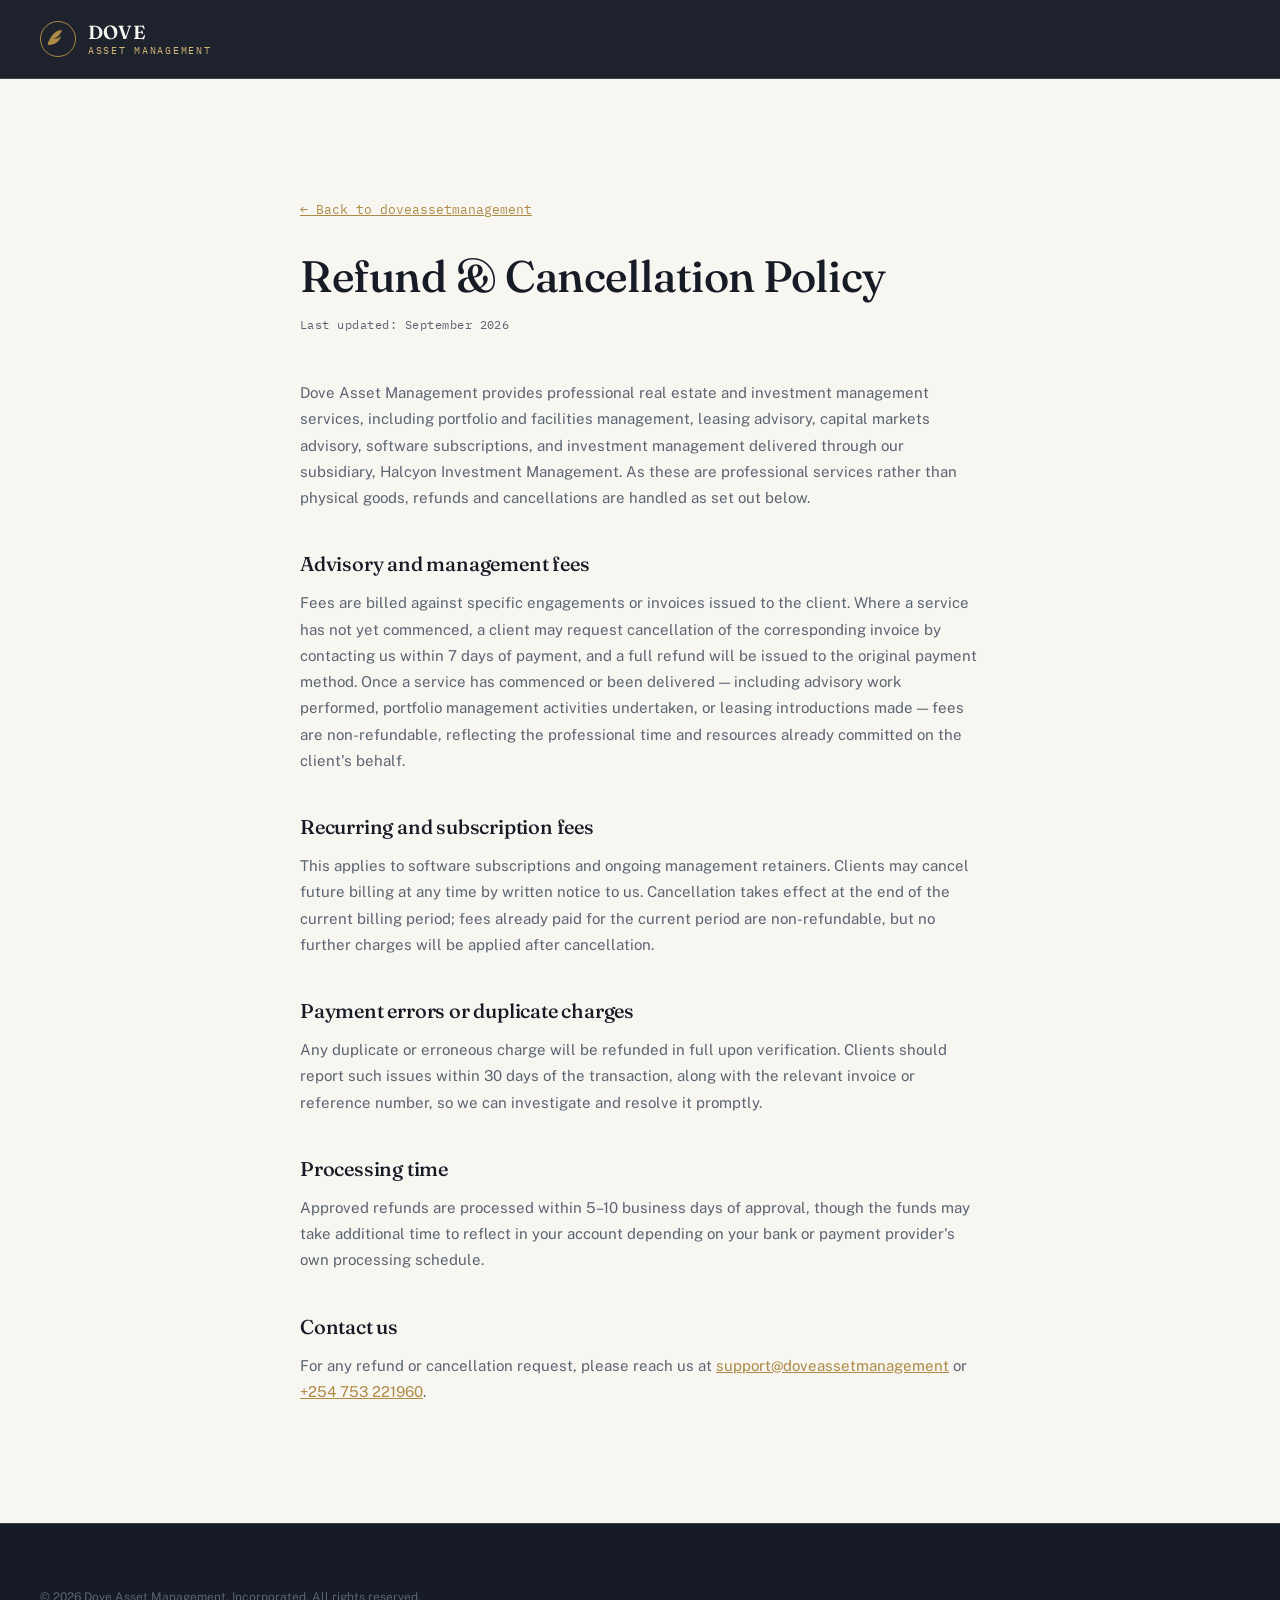
<file: refund-policy.html>
<!DOCTYPE html>
<html lang="en">
<head>
<meta charset="UTF-8">
<meta name="viewport" content="width=device-width, initial-scale=1.0">
<title>Refund & Cancellation Policy — Dove Asset Management</title>
<link rel="preconnect" href="https://fonts.googleapis.com">
<link href="https://fonts.googleapis.com/css2?family=Fraunces:ital,opsz,wght@0,9..144,300;0,9..144,400;0,9..144,500;0,9..144,600;0,9..144,700;1,9..144,400&family=Public+Sans:wght@300;400;500;600;700&family=IBM+Plex+Mono:wght@400;500&display=swap" rel="stylesheet">
<link rel="stylesheet" href="css/style.css">
<style>
  .policy-wrap{max-width:760px;margin:0 auto;padding:120px 40px 100px;}
  .policy-wrap h1{font-size:clamp(30px,4vw,44px);margin-bottom:14px;}
  .policy-updated{font-family:'IBM Plex Mono',monospace;font-size:12px;color:var(--slate);letter-spacing:.04em;margin-bottom:48px;}
  .policy-wrap h2{font-size:20px;margin:40px 0 14px;color:var(--ink);}
  .policy-wrap p{font-size:15px;line-height:1.75;color:var(--slate);margin:0 0 18px;}
  .policy-wrap a{color:var(--brass);text-decoration:underline;}
  .policy-back{display:inline-flex;align-items:center;gap:6px;font-family:'IBM Plex Mono',monospace;font-size:12.5px;color:var(--brass);text-decoration:none;margin-bottom:32px;}
  @media(max-width:640px){.policy-wrap{padding:100px 22px 70px;}}
</style>
</head>
<body>

<header class="site">
  <div class="wrap nav-row" style="justify-content:flex-start;gap:0;">
    <a href="index.html" class="logo">
      <svg width="36" height="36" viewBox="0 0 36 36" fill="none">
        <circle cx="18" cy="18" r="17.5" stroke="#AD8A45"/>
        <path d="M9 20c3-8 9-11 13-11-1 4-5 8-9 9 3 0 6-1 8-3-1 5-6 9-12 9-1 0-2-2 0-4z" fill="#AD8A45"/>
      </svg>
      <span class="logo-text">
        <span class="name">DOVE</span>
        <span class="tag">Asset Management</span>
      </span>
    </a>
  </div>
</header>

<div class="policy-wrap">
  <a href="index.html" class="policy-back">← Back to doveassetmanagement</a>
  <h1>Refund &amp; Cancellation Policy</h1>
  <div class="policy-updated">Last updated: September 2026</div>

  <p>Dove Asset Management provides professional real estate and investment management services, including portfolio and facilities management, leasing advisory, capital markets advisory, software subscriptions, and investment management delivered through our subsidiary, Halcyon Investment Management. As these are professional services rather than physical goods, refunds and cancellations are handled as set out below.</p>

  <h2>Advisory and management fees</h2>
  <p>Fees are billed against specific engagements or invoices issued to the client. Where a service has not yet commenced, a client may request cancellation of the corresponding invoice by contacting us within 7 days of payment, and a full refund will be issued to the original payment method. Once a service has commenced or been delivered — including advisory work performed, portfolio management activities undertaken, or leasing introductions made — fees are non-refundable, reflecting the professional time and resources already committed on the client's behalf.</p>

  <h2>Recurring and subscription fees</h2>
  <p>This applies to software subscriptions and ongoing management retainers. Clients may cancel future billing at any time by written notice to us. Cancellation takes effect at the end of the current billing period; fees already paid for the current period are non-refundable, but no further charges will be applied after cancellation.</p>

  <h2>Payment errors or duplicate charges</h2>
  <p>Any duplicate or erroneous charge will be refunded in full upon verification. Clients should report such issues within 30 days of the transaction, along with the relevant invoice or reference number, so we can investigate and resolve it promptly.</p>

  <h2>Processing time</h2>
  <p>Approved refunds are processed within 5–10 business days of approval, though the funds may take additional time to reflect in your account depending on your bank or payment provider's own processing schedule.</p>

  <h2>Contact us</h2>
  <p>For any refund or cancellation request, please reach us at <a href="mailto:support@doveassetmanagement">support@doveassetmanagement</a> or <a href="tel:+254753221960">+254 753 221960</a>.</p>
</div>

<footer style="padding-top:40px;">
  <div class="wrap">
    <div class="legal-strip" style="border-top:none;">
      <span>© 2026 Dove Asset Management, Incorporated. All rights reserved.</span>
    </div>
  </div>
</footer>

</body>
</html>
</file>
<file: css/style.css>
:root{
  --ink:#161B26;
  --ink-2:#1F2636;
  --ink-3:#2A3345;
  --stone:#ECE8DF;
  --stone-2:#DFD9CA;
  --paper:#F8F6F1;
  --brass:#AD8A45;
  --brass-light:#D4B77A;
  --slate:#5B6472;
  --slate-light:#8B93A0;
  --white:#FFFFFF;
  --line-dark:rgba(236,232,223,0.16);
  --line-light:rgba(22,27,38,0.12);
  --maxw:1280px;
}
*{box-sizing:border-box;}
html{scroll-behavior:smooth;overflow-x:hidden;}
body{overflow-x:hidden;max-width:100vw;}
body{
  margin:0;
  background:var(--paper);
  color:var(--ink);
  font-family:'Public Sans',sans-serif;
  font-weight:400;
  -webkit-font-smoothing:antialiased;
}
h1,h2,h3,h4,.display{
  font-family:'Fraunces',serif;
  font-weight:500;
  letter-spacing:-0.01em;
  margin:0;
}
.mono{font-family:'IBM Plex Mono',monospace;}
a{color:inherit;text-decoration:none;}
img{max-width:100%;display:block;}
.wrap{max-width:var(--maxw);margin:0 auto;padding:0 40px;}
.eyebrow{
  font-family:'IBM Plex Mono',monospace;
  font-size:11px;
  letter-spacing:0.16em;
  text-transform:uppercase;
  color:var(--brass);
  display:flex;align-items:center;gap:10px;
}
.eyebrow::before{content:"";width:22px;height:1px;background:var(--brass);display:inline-block;}
@media(max-width:860px){.wrap{padding:0 22px;}}

/* ===== Reveal on scroll ===== */
.reveal{opacity:0;transform:translateY(18px);transition:opacity .7s ease,transform .7s ease;}
.reveal.in{opacity:1;transform:translateY(0);}
@media (prefers-reduced-motion:reduce){.reveal{opacity:1;transform:none;transition:none;}}

/* ===== Top utility bar ===== */
.topbar{
  background:var(--ink);
  color:var(--slate-light);
  font-size:12.5px;
}
.topbar .wrap{
  display:flex;justify-content:space-between;align-items:center;height:36px;
}
.topbar-links{display:flex;gap:22px;}
.topbar-links a{opacity:.85;transition:opacity .2s;}
.topbar-links a:hover{opacity:1;color:var(--brass-light);}
.region{display:flex;align-items:center;gap:8px;opacity:.9;}
.region .flag{width:14px;height:10px;background:linear-gradient(90deg,#a8123e 33%,#fff 33% 66%,#0055A4 66%);display:inline-block;border-radius:1px;}
@media(max-width:860px){.topbar{display:none;}}

/* ===== Header / nav ===== */
header.site{
  position:sticky;top:0;z-index:100;
  background:rgba(22,27,38,0.97);
  backdrop-filter:blur(8px);
  border-bottom:1px solid var(--line-dark);
  transition:box-shadow .3s;
}
header.site.scrolled{box-shadow:0 8px 24px rgba(0,0,0,.25);}
.nav-row{
  display:flex;align-items:center;justify-content:space-between;
  height:78px;color:var(--paper);
}
.logo{display:flex;align-items:center;gap:12px;}
.logo svg{flex-shrink:0;}
.logo-text{display:flex;flex-direction:column;line-height:1;}
.logo-text .name{font-family:'Fraunces',serif;font-size:19px;font-weight:600;letter-spacing:0.01em;}
.logo-text .tag{font-family:'IBM Plex Mono',monospace;font-size:9.5px;letter-spacing:0.18em;color:var(--brass-light);margin-top:4px;text-transform:uppercase;}

nav.main-menu{display:flex;gap:2px;}
nav.main-menu>.item{position:relative;}
nav.main-menu>.item>a{
  display:block;padding:12px 18px;font-size:14.5px;font-weight:500;
  color:var(--stone);border-radius:3px;transition:color .2s,background .2s;
}
nav.main-menu>.item>a:hover,nav.main-menu>.item.open>a{color:var(--brass-light);background:rgba(173,138,69,0.08);}

.mega{
  position:absolute;top:100%;left:50%;transform:translateX(-50%);
  min-width:640px;background:var(--paper);color:var(--ink);
  border-radius:6px;box-shadow:0 24px 48px rgba(0,0,0,.28);
  padding:28px 30px;display:none;
  border-top:2px solid var(--brass);
}
nav.main-menu>.item:hover .mega,nav.main-menu>.item.open .mega{display:grid;}
.mega{grid-template-columns:1.1fr 1fr;gap:32px;}
.mega h5{font-family:'IBM Plex Mono',monospace;font-size:10.5px;letter-spacing:.14em;text-transform:uppercase;color:var(--brass);margin:0 0 12px;}
.mega ul{list-style:none;margin:0;padding:0;}
.mega li a{display:block;padding:7px 0;font-size:14px;color:var(--ink);border-bottom:1px solid var(--line-light);}
.mega li:last-child a{border-bottom:none;}
.mega li a:hover{color:var(--brass);padding-left:4px;}
.mega .promo{background:var(--ink);color:var(--stone);border-radius:5px;padding:18px;}
.mega .promo .eyebrow{color:var(--brass-light);}
.mega .promo p{font-size:13px;line-height:1.5;color:var(--slate-light);margin:8px 0 0;}

.nav-actions{display:flex;align-items:center;gap:14px;flex-shrink:0;}
.icon-btn{width:36px;height:36px;border-radius:50%;border:1px solid var(--line-dark);display:flex;align-items:center;justify-content:center;color:var(--stone);cursor:pointer;transition:border-color .2s,color .2s;background:none;}
.nav-pay-link{padding:10px 18px;font-size:13.5px;white-space:nowrap;}
.icon-btn:hover{border-color:var(--brass);color:var(--brass-light);}
.btn-contact{
  background:var(--brass);color:var(--ink);font-weight:600;font-size:13.5px;
  padding:11px 22px;border-radius:3px;letter-spacing:.02em;border:none;cursor:pointer;
  transition:background .2s;display:inline-flex;align-items:center;white-space:nowrap;
}
.btn-contact:hover{background:var(--brass-light);}
.burger{display:none;background:none;border:none;color:var(--stone);cursor:pointer;}
@media(max-width:1080px){
  .nav-row{position:relative;}
  nav.main-menu{
    display:none;
    position:absolute;
    top:100%;left:0;right:0;
    flex-direction:column;
    gap:0;
    background:var(--ink);
    border-bottom:1px solid var(--line-dark);
    box-shadow:0 16px 32px rgba(0,0,0,.3);
    padding:6px 22px 20px;
    max-height:calc(100vh - 78px);
    overflow-y:auto;
    width:100%;
    box-sizing:border-box;
  }
  nav.main-menu.open{display:flex;}
  nav.main-menu>.item{position:static;width:100%;}
  nav.main-menu>.item>a{
    padding:16px 4px;font-size:16px;border-bottom:1px solid var(--line-dark);border-radius:0;
  }
  /* mega dropdowns are desktop-only: on mobile the top-level link itself
     scrolls to the section, so the mega panel must never render — this is
     what was pushing the page wider than the screen. */
  .mega{display:none !important;}
  .burger{display:block;flex-shrink:0;}

  /* on mobile the header shows the hamburger only — search, "Make a payment"
     and "Contact us" move inside the slide-down menu below so nothing gets
     squeezed or clipped at the edge of the screen. */
  /* on mobile the header keeps the hamburger and "Make a payment" visible;
     the search icon and "Contact us" button move into the slide-down menu
     below so the row never overflows the screen edge. */
  .nav-actions .icon-btn,
  .nav-actions .btn-contact{display:none;}
  .nav-actions .nav-pay-link{
    display:inline-flex;padding:9px 14px;font-size:12.5px;
  }
  .nav-actions{gap:10px;}

  .mobile-menu-actions{
    display:flex;flex-direction:column;gap:12px;
    margin-top:14px;padding-top:18px;border-top:1px solid var(--line-dark);
  }
  .mobile-menu-actions .btn-primary,
  .mobile-menu-actions .btn-ghost{text-align:center;width:100%;box-sizing:border-box;}
  .mobile-phone{
    display:block;text-align:center;color:var(--slate-light);font-size:13.5px;
    font-family:'IBM Plex Mono',monospace;letter-spacing:.02em;padding:4px 0 2px;
  }
}
@media(min-width:1081px){
  .mobile-menu-actions{display:none;}
}
@media(max-width:640px){
  .pillars{grid-template-columns:1fr;}
  .people-grid{grid-template-columns:1fr 1fr;}
}
@media(max-width:420px){
  .people-grid{grid-template-columns:1fr;}
  nav.main-menu>.item>a{font-size:15px;}
}
@media(max-width:380px){
  .logo-text .tag{display:none;}
  .nav-actions{gap:8px;}
  .nav-actions .nav-pay-link{padding:8px 10px;font-size:11px;}
}

/* ===== Hero ===== */
.hero{
  position:relative;background:var(--ink);color:var(--paper);overflow:hidden;
  padding:120px 0 0;
}
.hero-grid{
  display:grid;grid-template-columns:1.15fr .85fr;gap:60px;align-items:end;
  position:relative;z-index:2;padding-bottom:80px;
}
.hero h1{font-size:clamp(40px,5.2vw,70px);line-height:1.02;font-weight:500;}
.hero h1 em{font-style:italic;color:var(--brass-light);font-weight:400;}
.hero p.lede{font-size:17px;line-height:1.6;color:var(--slate-light);max-width:480px;margin:26px 0 34px;}
.hero-ctas{display:flex;gap:16px;flex-wrap:wrap;}
.btn-primary{background:var(--brass);color:var(--ink);padding:14px 26px;font-weight:600;font-size:14px;border-radius:3px;display:inline-block;transition:background .2s,transform .2s;}
.btn-primary:hover{background:var(--brass-light);transform:translateY(-1px);}
.btn-ghost{border:1px solid var(--line-dark);color:var(--stone);padding:14px 26px;font-weight:500;font-size:14px;border-radius:3px;display:inline-block;transition:border-color .2s;}
.btn-ghost:hover{border-color:var(--brass);}

.hero-panel{
  border:1px solid var(--line-dark);border-radius:8px;padding:26px;background:rgba(255,255,255,.02);
}
.hero-panel .eyebrow{margin-bottom:16px;}
.hero-stat-row{display:flex;justify-content:space-between;padding:14px 0;border-bottom:1px solid var(--line-dark);}
.hero-stat-row:last-child{border-bottom:none;}
.hero-stat-row .num{font-family:'Fraunces',serif;font-size:26px;color:var(--paper);}
.hero-stat-row .lbl{font-size:12.5px;color:var(--slate-light);max-width:150px;text-align:right;line-height:1.4;}

/* skyline signature */
.skyline{position:absolute;bottom:0;left:0;width:100%;height:180px;z-index:1;opacity:.5;}

@media(max-width:900px){.hero-grid{grid-template-columns:1fr;}}

/* ===== Ticker signature ===== */
.ticker-wrap{
  background:var(--brass);color:var(--ink);overflow:hidden;position:relative;border-top:1px solid rgba(0,0,0,.1);
}
.ticker{display:flex;white-space:nowrap;animation:scroll-ticker 42s linear infinite;padding:11px 0;}
@keyframes scroll-ticker{from{transform:translateX(0);}to{transform:translateX(-50%);}}
.ticker span{font-family:'IBM Plex Mono',monospace;font-size:12.5px;font-weight:500;padding:0 26px;border-right:1px solid rgba(22,27,38,.25);letter-spacing:.02em;}
@media (prefers-reduced-motion:reduce){.ticker{animation:none;overflow-x:auto;}}

/* ===== Section shells ===== */
section{padding:100px 0;}
section.dark{background:var(--ink);color:var(--stone);}
section.stone{background:var(--stone);}
.section-head{display:flex;justify-content:space-between;align-items:flex-end;gap:40px;margin-bottom:56px;flex-wrap:wrap;}
.section-head h2{font-size:clamp(28px,3.4vw,44px);max-width:640px;}
.section-head p{max-width:380px;font-size:15px;line-height:1.6;color:var(--slate);}
section.dark .section-head p{color:var(--slate-light);}

/* ===== Properties ===== */
.prop-grid{display:grid;grid-template-columns:repeat(3,1fr);gap:24px;}
.prop-card{background:var(--paper);border:1px solid var(--line-light);border-radius:6px;overflow:hidden;transition:transform .3s,box-shadow .3s;}
.prop-card:hover{transform:translateY(-6px);box-shadow:0 20px 40px rgba(22,27,38,.12);}
.prop-thumb{height:150px;position:relative;overflow:hidden;}
.prop-card:nth-child(1) .prop-thumb{background:linear-gradient(135deg,#2A3345,#5B6472);}
.prop-card:nth-child(2) .prop-thumb{background:linear-gradient(135deg,#AD8A45,#D4B77A);}
.prop-card:nth-child(3) .prop-thumb{background:linear-gradient(135deg,#161B26,#2A3345);}
.prop-body{padding:22px;}
.prop-tag{font-family:'IBM Plex Mono',monospace;font-size:10.5px;letter-spacing:.1em;text-transform:uppercase;color:var(--brass);}
.prop-body h4{font-size:19px;margin:10px 0 6px;}
.prop-body p{font-size:13.5px;color:var(--slate);margin:0 0 14px;line-height:1.5;}
.prop-meta{display:flex;justify-content:space-between;font-size:12.5px;color:var(--slate);border-top:1px solid var(--line-light);padding-top:12px;}
@media(max-width:900px){.prop-grid{grid-template-columns:1fr;}}

/* ===== Services ===== */
.service-list{border-top:1px solid var(--line-dark);}
.service-row{
  display:grid;grid-template-columns:70px 1fr 1.4fr 120px;gap:28px;align-items:center;
  padding:30px 0;border-bottom:1px solid var(--line-dark);transition:background .25s;
}
.service-row:hover{background:rgba(173,138,69,.05);}
.service-row .idx{font-family:'IBM Plex Mono',monospace;color:var(--brass);font-size:14px;}
.service-row h3{font-size:22px;color:var(--paper);}
.service-row p{font-size:14px;color:var(--slate-light);line-height:1.6;margin:0;}
.service-row .arrow{justify-self:end;width:38px;height:38px;border-radius:50%;border:1px solid var(--line-dark);display:flex;align-items:center;justify-content:center;transition:background .25s,border-color .25s;}
.service-row:hover .arrow{background:var(--brass);border-color:var(--brass);}
@media(max-width:800px){.service-row{grid-template-columns:1fr;gap:8px;}.service-row .arrow{display:none;}}

/* ===== Technology ===== */
.tech-grid{display:grid;grid-template-columns:1fr 1fr;gap:28px;}
.tech-card{border:1px solid var(--line-light);border-radius:8px;padding:36px;background:var(--paper);position:relative;}
.tech-card h3{font-size:26px;margin:14px 0 12px;}
.tech-card p{font-size:14.5px;line-height:1.65;color:var(--slate);margin:0 0 20px;}
.tech-mark{width:46px;height:46px;border-radius:50%;background:var(--ink);display:flex;align-items:center;justify-content:center;}
.tech-list{list-style:none;padding:0;margin:0;font-size:13.5px;color:var(--ink);}
.tech-list li{padding:8px 0;border-top:1px solid var(--line-light);display:flex;gap:10px;}
.tech-list li::before{content:"—";color:var(--brass);}
@media(max-width:860px){.tech-grid{grid-template-columns:1fr;}}

/* ===== People ===== */
.people-grid{display:grid;grid-template-columns:repeat(4,1fr);gap:20px;}
.people-stat{text-align:center;padding:34px 18px;border:1px solid var(--line-light);border-radius:8px;background:var(--paper);}
.people-stat .n{font-family:'Fraunces',serif;font-size:38px;color:var(--brass);}
.people-stat .l{font-size:12.5px;color:var(--slate);margin-top:8px;line-height:1.4;}
.people-quote{margin-top:56px;border-left:3px solid var(--brass);padding-left:28px;max-width:760px;}
.people-quote p{font-family:'Fraunces',serif;font-style:italic;font-size:22px;line-height:1.5;color:var(--ink);}
.people-quote span{display:block;margin-top:14px;font-size:13px;color:var(--slate);font-family:'Public Sans',sans-serif;font-style:normal;}
@media(max-width:860px){.people-grid{grid-template-columns:repeat(2,1fr);}}

/* ===== Insights ===== */
.insight-grid{display:grid;grid-template-columns:1.3fr 1fr 1fr;gap:24px;}
.insight-card{background:var(--ink-2);border-radius:8px;padding:30px;display:flex;flex-direction:column;justify-content:space-between;min-height:260px;border:1px solid var(--line-dark);transition:border-color .3s;}
.insight-card:hover{border-color:var(--brass);}
.insight-card.feature{background:linear-gradient(155deg,var(--ink-3),var(--ink));grid-row:span 1;}
.insight-card h4{font-size:21px;color:var(--paper);line-height:1.3;margin:14px 0;}
.insight-card .type{font-family:'IBM Plex Mono',monospace;font-size:10.5px;color:var(--brass-light);letter-spacing:.1em;text-transform:uppercase;}
.insight-card .rd{font-size:12.5px;color:var(--slate-light);}
@media(max-width:900px){.insight-grid{grid-template-columns:1fr;}}

/* ===== Industries ===== */
.ind-grid{display:grid;grid-template-columns:repeat(3,1fr);gap:1px;background:var(--line-light);border:1px solid var(--line-light);}
.ind-card{background:var(--paper);padding:32px 26px;min-height:150px;display:flex;flex-direction:column;justify-content:space-between;transition:background .25s;}
.ind-card:hover{background:var(--stone-2);}
.ind-card h4{font-size:17px;}
.ind-card .n{font-family:'IBM Plex Mono',monospace;font-size:11px;color:var(--brass);}
@media(max-width:860px){.ind-grid{grid-template-columns:1fr 1fr;}}
@media(max-width:520px){.ind-grid{grid-template-columns:1fr;}}

/* ===== About ===== */
.pillars{display:grid;grid-template-columns:repeat(3,1fr);gap:24px;margin-bottom:64px;}
@media(max-width:860px){.pillars{grid-template-columns:1fr 1fr;}}
.pillar{padding:32px;border-radius:8px;background:var(--paper);border:1px solid var(--line-light);}
.pillar .pn{font-family:'IBM Plex Mono',monospace;color:var(--brass);font-size:12px;}
.pillar h3{font-size:23px;margin:12px 0 10px;}
.pillar p{font-size:14px;color:var(--slate);line-height:1.6;margin:0;}

.info-table{width:100%;border-collapse:collapse;font-size:14.5px;}
.info-table tr{border-bottom:1px solid var(--line-light);}
.info-table td{padding:14px 0;}
.info-table td:first-child{color:var(--slate);width:38%;}
.info-table td:last-child{font-weight:500;text-align:right;}

.about-cols{display:grid;grid-template-columns:1fr 1fr;gap:60px;margin-top:70px;}
@media(max-width:900px){.about-cols{grid-template-columns:1fr;}}

.svc-table{width:100%;border-collapse:collapse;margin-top:70px;}
.svc-table th{text-align:left;font-family:'IBM Plex Mono',monospace;font-size:11px;text-transform:uppercase;letter-spacing:.08em;color:var(--brass);padding:0 0 14px;border-bottom:2px solid var(--ink);}
.svc-table td{padding:20px 0;border-bottom:1px solid var(--line-light);vertical-align:top;font-size:14px;}
.svc-table td:first-child{font-family:'Fraunces',serif;font-size:17px;width:34%;}
.svc-table td:last-child{color:var(--slate);line-height:1.55;}

.gov-grid{display:grid;grid-template-columns:repeat(4,1fr);gap:18px;margin-top:24px;}
.gov-item{border:1px solid var(--line-light);border-radius:6px;padding:18px;font-size:13.5px;}
.gov-item a{color:var(--brass);}
@media(max-width:860px){.gov-grid{grid-template-columns:1fr 1fr;}}

.awards-row{display:flex;gap:16px;flex-wrap:wrap;margin-top:22px;}
.award-chip{border:1px solid var(--line-light);border-radius:30px;padding:10px 20px;font-size:13px;color:var(--ink);display:flex;align-items:center;gap:8px;}
.award-chip::before{content:"◆";color:var(--brass);font-size:10px;}

/* ===== CTA band ===== */
.cta-band{background:var(--ink);color:var(--paper);padding:90px 0;text-align:center;}
.cta-band h2{font-size:clamp(28px,4vw,46px);max-width:700px;margin:0 auto 30px;}

/* ===== Footer ===== */
footer{background:var(--ink);color:var(--slate-light);border-top:1px solid var(--line-dark);padding-top:70px;}
.footer-top{display:flex;justify-content:space-between;align-items:center;padding-bottom:50px;border-bottom:1px solid var(--line-dark);flex-wrap:wrap;gap:24px;}
.footer-top .newsletter{display:flex;gap:0;border:1px solid var(--line-dark);border-radius:4px;overflow:hidden;}
.footer-top .newsletter input{background:none;border:none;padding:12px 16px;color:var(--paper);font-size:13.5px;width:220px;max-width:60vw;}
.footer-top .newsletter input:focus{outline:none;}
.footer-top .newsletter button{background:var(--brass);border:none;color:var(--ink);font-weight:600;font-size:13px;padding:0 20px;cursor:pointer;}
.social{display:flex;gap:14px;}
.social a{width:34px;height:34px;border:1px solid var(--line-dark);border-radius:50%;display:flex;align-items:center;justify-content:center;font-size:12px;transition:border-color .2s,color .2s;}
.social a:hover{border-color:var(--brass);color:var(--brass-light);}

.footer-clusters{display:grid;grid-template-columns:repeat(4,1fr);gap:40px;padding:56px 0;}
.footer-clusters h5{font-family:'IBM Plex Mono',monospace;font-size:11px;letter-spacing:.1em;text-transform:uppercase;color:var(--brass-light);margin-bottom:18px;}
.footer-clusters ul{list-style:none;margin:0;padding:0;}
.footer-clusters li{padding:7px 0;font-size:13.5px;}
.footer-clusters li a:hover{color:var(--brass-light);}
@media(max-width:900px){.footer-clusters{grid-template-columns:1fr 1fr;}}
@media(max-width:520px){.footer-clusters{grid-template-columns:1fr;}}

.legal-strip{border-top:1px solid var(--line-dark);padding:26px 0;display:flex;justify-content:space-between;align-items:center;font-size:12px;color:var(--slate);flex-wrap:wrap;gap:12px;}

/* ===== Payments ===== */
.pay-card{
  background:var(--ink-2);border:1px solid var(--line-dark);border-radius:10px;
  max-width:760px;margin:0 auto;overflow:hidden;
}
.pay-tabs{display:flex;border-bottom:1px solid var(--line-dark);}
.pay-tab{
  flex:1;background:none;border:none;color:var(--slate-light);font-family:'Public Sans',sans-serif;
  font-size:14px;font-weight:600;padding:18px 10px;cursor:pointer;position:relative;transition:color .2s;
}
.pay-tab::after{content:"";position:absolute;left:0;right:0;bottom:-1px;height:2px;background:var(--brass);transform:scaleX(0);transition:transform .25s;}
.pay-tab:hover{color:var(--paper);}
.pay-tab.active{color:var(--brass-light);}
.pay-tab.active::after{transform:scaleX(1);}

.pay-panels{padding:32px;}
.pay-panel{display:none;}
.pay-panel.active{display:block;animation:fadeIn .3s ease;}
@keyframes fadeIn{from{opacity:0;transform:translateY(6px);}to{opacity:1;transform:translateY(0);}}

.pay-grid{display:grid;grid-template-columns:1fr 1fr;gap:18px;}
.pay-field{display:flex;flex-direction:column;gap:7px;}
.pay-field.full{grid-column:1 / -1;}
.pay-field label{font-size:12px;color:var(--slate-light);letter-spacing:.02em;}
.pay-field input,.pay-field select,.pay-currency{
  background:var(--ink);border:1px solid var(--line-dark);border-radius:5px;
  color:var(--paper);padding:12px 14px;font-size:14px;font-family:'Public Sans',sans-serif;
}
.pay-field input:focus,.pay-field select:focus{outline:none;border-color:var(--brass);}
.pay-field input::placeholder{color:var(--slate);}
.pay-field input:disabled{opacity:.5;cursor:not-allowed;}
.pay-amount{display:flex;gap:0;}
.pay-currency{border-radius:5px 0 0 5px;border-right:none;width:78px;flex-shrink:0;}
.pay-amount input{border-radius:0 5px 5px 0;flex:1;}

.pay-note{font-size:12.5px;color:var(--slate-light);line-height:1.55;margin:18px 0 22px;}
.pay-submit{width:100%;text-align:center;border:none;cursor:pointer;font-size:15px;position:relative;transition:opacity .2s;}
.pay-submit:disabled{cursor:wait;opacity:.85;}
.pay-submit.is-loading{padding-left:40px;}
.pay-submit.is-loading::before{
  content:"";position:absolute;left:16px;top:50%;
  width:16px;height:16px;margin-top:-8px;
  border:2px solid rgba(22,27,38,.3);border-top-color:var(--ink);
  border-radius:50%;animation:pay-spin .7s linear infinite;
}
@keyframes pay-spin{to{transform:rotate(360deg);}}
.pay-secured-by{
  text-align:center;font-size:12px;color:var(--slate-light);margin-top:12px;
  display:flex;align-items:center;justify-content:center;gap:6px;
}

.mpesa-steps{display:flex;flex-direction:column;gap:12px;}
.mpesa-step{display:flex;gap:14px;align-items:flex-start;font-size:14px;color:var(--stone);line-height:1.5;}
.mpesa-step span{
  flex-shrink:0;width:24px;height:24px;border-radius:50%;background:var(--brass);color:var(--ink);
  font-family:'IBM Plex Mono',monospace;font-size:12px;font-weight:700;display:flex;align-items:center;justify-content:center;
}

.paypal-box{text-align:left;}
.paypal-mark{
  display:inline-block;font-family:'Fraunces',serif;font-weight:700;font-style:italic;font-size:22px;
  color:#00457C;background:var(--paper);padding:6px 14px;border-radius:5px;margin-bottom:16px;
}
.paypal-box p{font-size:14px;color:var(--slate-light);line-height:1.6;margin:0 0 22px;}

.bank-grid{display:flex;flex-direction:column;}
.bank-row{display:flex;justify-content:space-between;align-items:center;padding:14px 0;border-bottom:1px solid var(--line-dark);font-size:14px;color:var(--slate-light);gap:12px;}
.bank-row strong{color:var(--paper);font-weight:500;}
.bank-row:last-child{border-bottom:none;}
.copy-btn{
  background:none;border:1px solid var(--line-dark);color:var(--brass-light);border-radius:4px;
  font-size:11px;padding:5px 10px;cursor:pointer;font-family:'IBM Plex Mono',monospace;
  transition:border-color .2s,background .2s;
}
.copy-btn:hover{border-color:var(--brass);background:rgba(173,138,69,.08);}
.copy-btn.copied{color:#8FBF8F;border-color:#8FBF8F;}

.pay-trust{display:flex;justify-content:center;gap:32px;margin-top:36px;flex-wrap:wrap;}
.pay-trust-item{font-size:13px;color:var(--slate-light);}

@media(max-width:600px){
  .pay-tabs{flex-wrap:wrap;}
  .pay-tab{flex:1;font-size:12.5px;padding:14px 6px;}
  .pay-grid{grid-template-columns:1fr;}
  .pay-panels{padding:24px 20px;}
}
</file>
